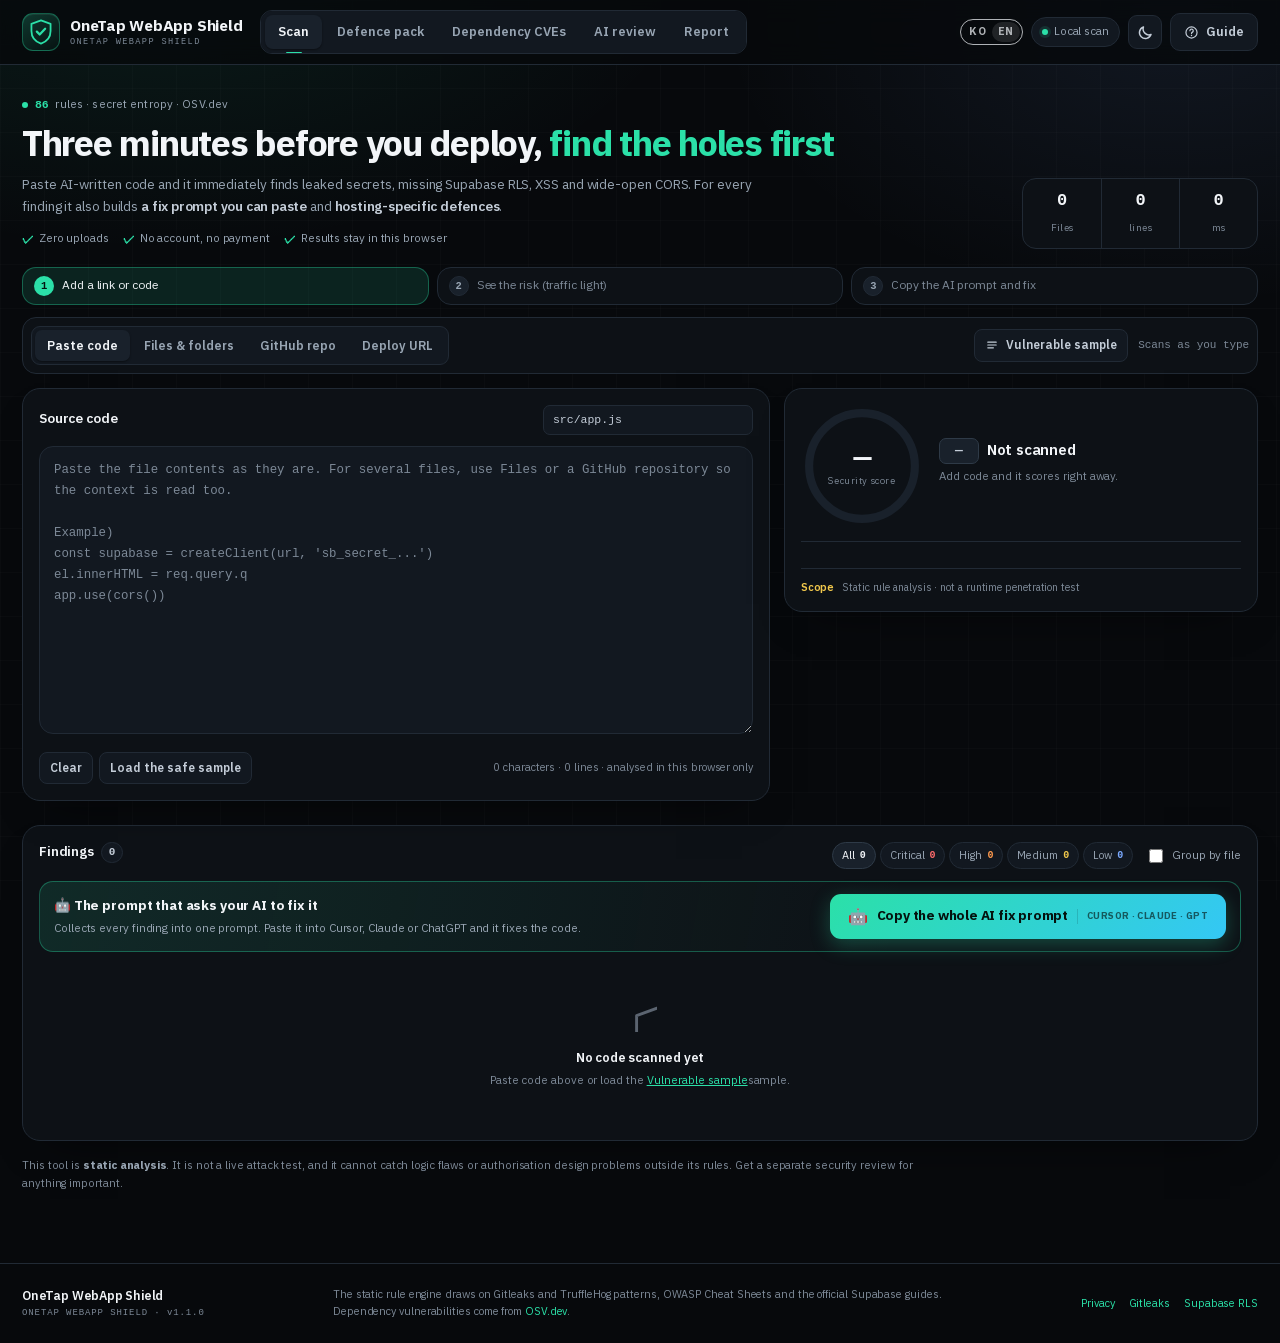
<file: index.html>
<!DOCTYPE html>
<html lang="ko" data-theme="dark">
<head>
<meta charset="utf-8" />
<meta name="viewport" content="width=device-width, initial-scale=1, viewport-fit=cover" />
<title>원탭 웹앱 실드 — 바이브 코딩 웹앱 보안 검사·자동 방어</title>
<meta name="description" content="AI로 만든 웹앱의 시크릿 유출·Supabase RLS 누락·XSS·CORS·eval을 86개 규칙으로 3초에 검사하고, 호스팅별 보안 헤더·CSP·GitHub Actions·AI 코딩 규칙까지 원클릭으로 생성합니다. 의존성 CVE는 OSV.dev 실제 조회." />
<meta name="theme-color" content="#07090C" />
<meta name="color-scheme" content="dark light" />
<meta name="robots" content="index, follow" />
<link rel="canonical" href="https://marcj81.github.io/onetap-webapp-shield/" />
<meta property="og:type" content="website" />
<meta property="og:site_name" content="원탭 웹앱 실드" />
<meta property="og:title" content="원탭 웹앱 실드 — 웹앱 보안 검사·자동 방어" />
<meta property="og:description" content="시크릿 유출·RLS 누락·XSS·CORS를 3초에 잡고, 보안 헤더·CSP·CI·AI 규칙을 원클릭 생성. 의존성 CVE는 OSV.dev 실조회." />
<meta property="og:url" content="https://marcj81.github.io/onetap-webapp-shield/" />
<meta property="og:locale" content="ko_KR" />
<meta name="twitter:card" content="summary" />
<link rel="icon" href="favicon.svg" type="image/svg+xml" />
<link rel="manifest" href="manifest.json" />
<link rel="stylesheet" href="styles.css" />
</head>
<body>
<a class="skip-link" href="#main">본문으로 바로가기</a>

<header class="topbar">
  <div class="topbar-inner">
    <a class="brand" href="#" data-action="go-scan" aria-label="원탭 웹앱 실드 홈">
      <span class="brand-mark" aria-hidden="true">
        <svg viewBox="0 0 32 32" width="30" height="30">
          <path d="M16 3.6l10.2 3.7v7.6c0 6.4-4.2 11.3-10.2 13.5C9.9 26.2 5.8 21.3 5.8 14.9V7.3z"
                fill="none" stroke="currentColor" stroke-width="1.9" stroke-linejoin="round"/>
          <path d="M11.6 15.6l3 3 5.8-6.1" fill="none" stroke="currentColor" stroke-width="2.4" stroke-linecap="round" stroke-linejoin="round"/>
        </svg>
      </span>
      <span class="brand-text">
        <strong>원탭 웹앱 실드</strong>
        <small>ONETAP WEBAPP SHIELD</small>
      </span>
    </a>

    <nav class="tabs" role="tablist" aria-label="주요 화면">
      <button class="tab is-active" role="tab" aria-selected="true" data-tab="scan" id="tab-scan">
        스캔<span class="tab-count" id="tabScanCount" hidden>0</span>
      </button>
      <button class="tab" role="tab" aria-selected="false" data-tab="defense" id="tab-defense">방어팩</button>
      <button class="tab" role="tab" aria-selected="false" data-tab="deps" id="tab-deps">의존성 CVE</button>
      <button class="tab" role="tab" aria-selected="false" data-tab="ai" id="tab-ai">AI 리뷰</button>
      <button class="tab" role="tab" aria-selected="false" data-tab="report" id="tab-report">리포트</button>
    </nav>

    <div class="top-actions">
      <span class="local-pill" id="localPill" title="붙여넣은 코드는 서버로 전송되지 않습니다. GitHub·URL·CVE·AI 조회는 해당 서비스로 직접 요청합니다.">
        <i aria-hidden="true"></i><span class="pill-text">로컬 스캔</span>
      </span>
      <button type="button" class="icon-btn" data-action="toggle-theme" aria-label="테마 전환" title="다크/라이트">
        <svg class="ico-sun" viewBox="0 0 20 20" width="17" height="17" aria-hidden="true"><circle cx="10" cy="10" r="4" fill="none" stroke="currentColor" stroke-width="1.7"/><path d="M10 1.6v2M10 16.4v2M1.6 10h2M16.4 10h2M4.1 4.1l1.4 1.4M14.5 14.5l1.4 1.4M15.9 4.1l-1.4 1.4M5.5 14.5l-1.4 1.4" stroke="currentColor" stroke-width="1.6" stroke-linecap="round"/></svg>
        <svg class="ico-moon" viewBox="0 0 20 20" width="17" height="17" aria-hidden="true"><path d="M16.5 12.4A7 7 0 0 1 7.6 3.5a7 7 0 1 0 8.9 8.9z" fill="none" stroke="currentColor" stroke-width="1.7" stroke-linejoin="round"/></svg>
      </button>
      <button type="button" class="btn btn-ghost" data-action="open-help">
        <svg viewBox="0 0 20 20" width="15" height="15" aria-hidden="true"><circle cx="10" cy="10" r="7.4" fill="none" stroke="currentColor" stroke-width="1.6"/><path d="M7.9 7.6a2.2 2.2 0 1 1 3.4 1.9c-.8.5-1.3 1-1.3 1.9" fill="none" stroke="currentColor" stroke-width="1.6" stroke-linecap="round"/><circle cx="10" cy="14.1" r=".95" fill="currentColor"/></svg>
        <span class="btn-label">사용법</span>
      </button>
    </div>
  </div>
</header>

<main id="main" tabindex="-1">

  <!-- ═══════════════ 스캔 ═══════════════ -->
  <section class="view is-active" id="view-scan" role="tabpanel" aria-labelledby="tab-scan">
    <div class="view-head">
      <div class="view-title">
        <span class="eyebrow"><i class="live-dot"></i><b id="ruleCount">86</b>개 규칙 · 시크릿 엔트로피 · OSV.dev</span>
        <h1>배포 3분 전, <em>구멍을 먼저 봅니다</em></h1>
        <p class="sub">AI가 만들어 준 코드의 시크릿 유출, Supabase RLS 누락, XSS, CORS 전체 허용을 붙여넣는 즉시 찾아냅니다. 찾은 것마다 <b>복붙용 수정 프롬프트</b>와 <b>호스팅별 방어 설정</b>까지 만들어 줍니다.</p>
        <div class="trust">
          <span><b>✓</b> 붙여넣은 코드 전송 0</span>
          <span><b>✓</b> 계정·결제 없음</span>
          <span><b>✓</b> 결과는 이 브라우저에만</span>
        </div>
      </div>
      <div class="head-stats" id="headStats">
        <div><b id="statFiles">0</b><span>파일</span></div>
        <div><b id="statLines">0</b><span>줄</span></div>
        <div><b id="statMs">0</b><span>ms</span></div>
      </div>
    </div>

    <ol class="steps" id="flowSteps" aria-label="사용 순서">
      <li class="step is-now" data-step="1"><b>1</b><span>링크·코드 넣기</span></li>
      <li class="step" data-step="2"><b>2</b><span>위험 확인 (신호등)</span></li>
      <li class="step" data-step="3"><b>3</b><span>AI 프롬프트 복사해서 고치기</span></li>
    </ol>

    <div class="source-bar">
      <div class="seg mode-seg" id="modeSeg" role="group" aria-label="검사 소스">
        <button type="button" class="seg-btn is-on" data-mode="code" aria-pressed="true">코드 붙여넣기</button>
        <button type="button" class="seg-btn" data-mode="files" aria-pressed="false">파일·폴더</button>
        <button type="button" class="seg-btn" data-mode="github" aria-pressed="false">GitHub 저장소</button>
        <button type="button" class="seg-btn" data-mode="url" aria-pressed="false">배포 URL</button>
      </div>
      <div class="source-right">
        <div class="preset-wrap">
          <button type="button" class="btn btn-ghost btn-sm" data-action="toggle-presets" aria-expanded="false" aria-haspopup="true">
            <svg viewBox="0 0 20 20" width="14" height="14" aria-hidden="true"><path d="M4 6h12M4 10h12M4 14h8" stroke="currentColor" stroke-width="1.7" stroke-linecap="round"/></svg>
            취약 예시
          </button>
          <div class="preset-menu" id="presetMenu" hidden role="menu">
            <p class="preset-head">데모 코드 3종</p>
            <div id="presetList"></div>
          </div>
        </div>
        <span class="auto-note" id="autoNote">입력하면 자동 검사</span>
      </div>
    </div>

    <div class="scan-layout">
      <div class="col-input">
        <!-- 코드 -->
        <div class="panel mode-panel is-on" id="mode-code">
          <div class="panel-head">
            <h2>소스 코드</h2>
            <div class="path-wrap">
              <label class="sr-only" for="codePath">파일 경로</label>
              <input id="codePath" class="path-input" type="text" value="src/app.js" spellcheck="false" autocomplete="off" />
            </div>
          </div>
          <textarea id="codeText" class="code-input" spellcheck="false" aria-label="검사할 코드"
            placeholder="파일 내용을 그대로 붙여넣으세요. 여러 파일은 '파일·폴더' 또는 GitHub 저장소로 넣으면 문맥까지 함께 봅니다.&#10;&#10;예)&#10;const supabase = createClient(url, 'sb_secret_...')&#10;el.innerHTML = req.query.q&#10;app.use(cors())"></textarea>
          <div class="input-foot">
            <div class="undo-group">
              <button type="button" class="btn btn-ghost btn-sm" data-action="clear-code">지우기</button>
              <button type="button" class="btn btn-ghost btn-sm" data-action="sample-code">안전 예시 넣기</button>
            </div>
            <span class="input-note" id="codeMeta">0자 · 이 브라우저에서만 분석</span>
          </div>
        </div>

        <!-- 파일 -->
        <div class="panel mode-panel" id="mode-files" hidden>
          <div class="panel-head"><h2>파일 · 폴더 업로드</h2><span class="muted">최대 40개 · 텍스트 파일</span></div>
          <div class="dropzone" id="dropZone" tabindex="0" role="button" aria-label="파일 선택 또는 끌어다 놓기">
            <svg viewBox="0 0 24 24" width="26" height="26" aria-hidden="true"><path d="M12 16V4m0 0L7.5 8.5M12 4l4.5 4.5M4 15v3.5A1.5 1.5 0 0 0 5.5 20h13a1.5 1.5 0 0 0 1.5-1.5V15" fill="none" stroke="currentColor" stroke-width="1.7" stroke-linecap="round" stroke-linejoin="round"/></svg>
            <strong>파일을 끌어다 놓거나 눌러서 선택</strong>
            <span>package.json · .env · *.sql · *.tsx · firestore.rules …</span>
            <input type="file" id="fileInput" multiple hidden />
          </div>
          <div class="file-list" id="fileList"></div>
          <p class="micro" id="fileNote">파일은 브라우저 안에서만 읽습니다. 업로드된 파일은 어디로도 전송되지 않습니다.</p>
        </div>

        <!-- GitHub -->
        <div class="panel mode-panel" id="mode-github" hidden>
          <div class="panel-head"><h2>GitHub 공개 저장소</h2><span class="muted">API + raw 읽기</span></div>
          <div class="gh-form">
            <label class="field">
              <span>저장소 주소</span>
              <input id="ghUrl" type="url" placeholder="https://github.com/owner/repo" spellcheck="false" autocomplete="off" />
            </label>
            <details class="gh-token">
              <summary>비공개·한도 초과 시 토큰 (선택)</summary>
              <label class="field">
                <span>Fine-grained 토큰 · repo read 권한만</span>
                <input id="ghToken" type="password" placeholder="github_pat_..." spellcheck="false" autocomplete="off" />
              </label>
              <p class="micro">토큰은 이 탭의 sessionStorage에만 두고, GitHub API 호출에만 씁니다. 공개 저장소는 토큰 없이도 됩니다(시간당 60회).</p>
            </details>
            <button type="button" class="btn btn-primary btn-block" id="btnGhScan">저장소 스캔</button>
            <p class="micro" id="ghStatus">공개 저장소의 주요 파일 최대 45개를 읽어 로컬과 같은 규칙으로 검사합니다.</p>
          </div>
        </div>

        <!-- URL -->
        <div class="panel mode-panel" id="mode-url" hidden>
          <div class="panel-head"><h2>배포 URL 실측</h2><span class="muted">헤더 · 노출 파일 · 키</span></div>
          <div class="gh-form">
            <label class="field">
              <span>배포 주소</span>
              <input id="urlInput" type="url" placeholder="https://my-app.pages.dev" spellcheck="false" autocomplete="off" />
            </label>
            <button type="button" class="btn btn-primary btn-block" id="btnUrlScan">실측 점검</button>
            <p class="micro" id="urlStatus">무료 실측 서버(Cloudflare Worker)가 <b>실제 응답 헤더</b>·노출 파일·스크립트를 확인합니다. 입력한 주소는 그 서버를 거쳐 해당 사이트에 요청됩니다. 로컬 주소는 브라우저가 직접 확인합니다.</p>
            <div class="url-result" id="urlResult" hidden></div>
          </div>
        </div>

        <div class="file-chips" id="fileChips" hidden></div>
      </div>

      <aside class="col-score">
        <div class="panel score-panel">
          <div class="score-main">
            <div class="gauge" id="scoreGauge" style="--p:100;--tone:#2BE0A8">
              <svg viewBox="0 0 120 120" aria-hidden="true">
                <circle class="g-track" cx="60" cy="60" r="52" />
                <circle class="g-bar" cx="60" cy="60" r="52" id="gaugeBar" />
              </svg>
              <div class="gauge-inner">
                <b id="scoreNum">—</b>
                <span>보안 점수</span>
              </div>
            </div>
            <div class="score-text">
              <div class="score-top">
                <span class="badge grade" id="scoreGrade">—</span>
                <strong id="scoreLabel">검사 대기</strong>
              </div>
              <p class="score-sub" id="scoreSub">코드를 넣으면 즉시 채점합니다.</p>
              <div class="sev-chips" id="sevChips"></div>
            </div>
          </div>
          <div class="cat-bars" id="catBars"></div>
          <div class="scope-note" id="scanScope">
            <b>검사 범위</b> 정적 규칙 분석 · 런타임 침투 테스트 아님
          </div>
          <button type="button" class="btn-vibe btn-vibe-sm" id="btnVibePromptMini" hidden>
            <span class="vibe-ico" aria-hidden="true">🤖</span>
            <span class="vibe-label">AI 프롬프트 복사</span>
          </button>
        </div>

        <div class="panel stack-panel" id="stackPanel" hidden>
          <div class="panel-mini-head"><h2>인식된 스택</h2><span class="muted">방어팩 기본값에 반영</span></div>
          <div class="stack-chips" id="stackChips"></div>
        </div>
      </aside>
    </div>

    <section class="panel findings-panel">
      <div class="panel-head findings-head">
        <h2>발견 항목 <span class="count-pill" id="findingCount">0</span></h2>
        <div class="finding-tools">
          <div class="filter-chips" id="findingFilters" role="group" aria-label="심각도 필터"></div>
          <label class="check-inline"><input type="checkbox" id="optGroup" /> 파일별 묶기</label>
        </div>
      </div>
      <div class="vibe-bar" id="vibeBar" hidden>
        <div class="vibe-text">
          <strong>🤖 AI에게 고쳐달라고 할 프롬프트</strong>
          <span id="vibeHint">발견 항목을 모아 한 번에 복사합니다. Cursor·Claude·ChatGPT에 붙여넣으면 코드를 고쳐줍니다.</span>
        </div>
        <button type="button" class="btn btn-vibe" id="btnVibePrompt">
          <span class="vibe-ico" aria-hidden="true">🤖</span>
          <span class="vibe-label">AI에게 고쳐달라고 할 프롬프트 통째로 복사</span>
          <span class="vibe-sub">Cursor · Claude · GPT</span>
        </button>
      </div>
      <div class="findings" id="findingsList"></div>
      <div class="empty" id="findingsEmpty">
        <div class="empty-mark" aria-hidden="true">
          <svg viewBox="0 0 40 40" width="34" height="34"><path d="M20 6l12 4.4v8.9c0 7.5-4.9 13.3-12 15.8-7.1-2.5-12-8.3-12-15.8v-8.9z" fill="none" stroke="currentColor" stroke-width="1.8" stroke-linejoin="round"/><path d="M14.5 20l3.8 3.8 7.2-7.6" fill="none" stroke="currentColor" stroke-width="2.2" stroke-linecap="round" stroke-linejoin="round"/></svg>
        </div>
        <strong>아직 검사한 코드가 없습니다</strong>
        <p>위에 코드를 붙여넣거나 <button type="button" class="linklike" data-action="open-presets">취약 예시</button>를 불러오세요.</p>
      </div>
    </section>

    <div class="view-foot">
      <p>이 도구는 <b>정적 분석</b>입니다. 실제 공격 검증(침투 테스트)이 아니며, 규칙에 없는 로직 취약점·권한 설계 문제는 잡지 못합니다. 중요한 서비스는 별도 보안 리뷰를 받으세요.</p>
    </div>
  </section>

  <!-- ═══════════════ 방어팩 ═══════════════ -->
  <section class="view" id="view-defense" role="tabpanel" aria-labelledby="tab-defense" hidden>
    <div class="view-head">
      <div class="view-title">
        <span class="eyebrow"><i class="live-dot"></i>진단에서 끝내지 않습니다</span>
        <h1>찾은 구멍, <em>설정으로 막습니다</em></h1>
        <p class="sub">호스팅에 맞는 보안 헤더 파일을 만들고, 쓰는 서비스만 골라 정확한 CSP를 조립합니다. 가드레일 키트(.gitignore · Gitleaks · CI · AI 규칙)는 ZIP으로 한 번에 받으세요.</p>
      </div>
    </div>

    <div class="defense-grid">
      <div class="panel">
        <div class="panel-head"><h2>보안 헤더 파일</h2><span class="muted" id="hostingNote"></span></div>
        <div class="seg hosting-seg" id="hostingTabs" role="group" aria-label="호스팅 선택"></div>
        <div class="code-card">
          <div class="code-card-head">
            <code id="headerPath">public/_headers</code>
            <div class="code-actions">
              <button type="button" class="btn btn-ghost btn-xs" data-action="copy-headers">복사</button>
              <button type="button" class="btn btn-ghost btn-xs" data-action="download-headers">.txt 저장</button>
            </div>
          </div>
          <pre class="code-block" id="headerCode" tabindex="0"></pre>
        </div>
      </div>

      <div class="panel">
        <div class="panel-head"><h2>CSP 빌더</h2><span class="muted">쓰는 서비스만 체크</span></div>
        <div class="csp-services" id="cspServices"></div>
        <div class="csp-opts">
          <label class="check-inline"><input type="checkbox" id="optInlineStyle" checked /> style 'unsafe-inline' 허용 <span class="muted">(대부분 필요)</span></label>
          <label class="check-inline"><input type="checkbox" id="optUpgrade" checked /> upgrade-insecure-requests</label>
        </div>
        <div class="code-card csp-card">
          <div class="code-card-head">
            <code>Content-Security-Policy</code>
            <div class="code-actions">
              <button type="button" class="btn btn-ghost btn-xs" data-action="copy-csp">복사</button>
            </div>
          </div>
          <pre class="code-block csp-block" id="cspPreview" tabindex="0"></pre>
        </div>
        <p class="micro">CSP는 <b>막히는 것을 허용</b>하는 목록입니다. 여기 없는 서비스를 추가하면 그 기능이 콘솔 에러와 함께 차단됩니다. 배포 후 콘솔의 CSP 경고를 보고 서비스를 추가하세요.</p>
      </div>
    </div>

    <div class="panel terminal-panel">
      <div class="panel-head">
        <h2>배포 후 1초 확인 (터미널)</h2>
        <button type="button" class="btn btn-ghost btn-xs" data-action="copy-terminal">명령 복사</button>
      </div>
      <pre class="code-block terminal-block" id="terminalCommands" tabindex="0"></pre>
    </div>

    <div class="kit-head">
      <h2>개발자 가드레일 키트</h2>
      <div class="kit-head-right">
        <span class="muted" id="kitCount">7개 파일</span>
        <button type="button" class="btn btn-primary btn-sm" data-action="download-zip">
          <svg viewBox="0 0 20 20" width="14" height="14" aria-hidden="true"><path d="M10 3v9m0 0l-3.4-3.4M10 12l3.4-3.4M4 16h12" fill="none" stroke="currentColor" stroke-width="1.8" stroke-linecap="round" stroke-linejoin="round"/></svg>
          키트 전체 ZIP
        </button>
      </div>
    </div>
    <div class="kit-grid" id="kitGrid"></div>
  </section>

  <!-- ═══════════════ 의존성 CVE ═══════════════ -->
  <section class="view" id="view-deps" role="tabpanel" aria-labelledby="tab-deps" hidden>
    <div class="view-head">
      <div class="view-title">
        <span class="eyebrow"><i class="live-dot"></i>OSV.dev 공식 API · 키 불필요</span>
        <h1>내 package.json, <em>실제 CVE로</em></h1>
        <p class="sub">설치된 버전 그대로 OSV.dev에 질의합니다. GHSA/CVE, 심각도, 수정 버전까지. 네트워크가 없으면 내장 참고 DB로 점검하되 <b>실시간이 아님</b>을 숨기지 않습니다.</p>
      </div>
    </div>

    <div class="deps-grid">
      <div class="panel">
        <div class="panel-head">
          <h2>package.json</h2>
          <div class="undo-group">
            <button type="button" class="btn btn-ghost btn-xs" data-action="load-pkg-sample">예시</button>
            <button type="button" class="btn btn-ghost btn-xs" data-action="clear-pkg">지우기</button>
          </div>
        </div>
        <textarea id="pkgText" class="code-input pkg-input" spellcheck="false" aria-label="package.json 내용"
          placeholder='{&#10;  "dependencies": {&#10;    "next": "14.1.0",&#10;    "lodash": "4.17.20"&#10;  }&#10;}'></textarea>
        <div class="input-foot">
          <button type="button" class="btn btn-primary" id="btnOsv">
            <svg viewBox="0 0 20 20" width="14" height="14" aria-hidden="true"><circle cx="9" cy="9" r="5.4" fill="none" stroke="currentColor" stroke-width="1.8"/><path d="M13 13l3.6 3.6" stroke="currentColor" stroke-width="1.8" stroke-linecap="round"/></svg>
            OSV.dev로 실제 조회
          </button>
          <span class="input-note" id="osvStatus">아직 조회하지 않았습니다.</span>
        </div>
      </div>

      <div class="panel cve-panel">
        <div class="panel-head"><h2>취약점</h2><span class="muted" id="osvSource"></span></div>
        <div class="cve-summary" id="osvSummary"></div>
        <div class="cve-list" id="osvList"></div>
        <div class="empty small" id="osvEmpty">
          <strong>조회 결과가 여기에 나옵니다</strong>
          <p>왼쪽에 package.json을 넣고 조회하세요.</p>
        </div>
      </div>
    </div>
  </section>

  <!-- ═══════════════ AI 리뷰 ═══════════════ -->
  <section class="view" id="view-ai" role="tabpanel" aria-labelledby="tab-ai" hidden>
    <div class="view-head">
      <div class="view-title">
        <span class="eyebrow"><i class="live-dot"></i>규칙이 놓친 맥락까지</span>
        <h1>발견 항목을, <em>AI가 고치는 순서로</em></h1>
        <p class="sub">스캔 요약과 문제 코드를 무료 AI에 보내 우선순위·패치 방향을 받습니다. 코드가 AI 서버로 전송되므로 <b>동의한 경우에만</b> 실행합니다. 내 API 키를 연결하면 더 깊게 봅니다.</p>
      </div>
    </div>

    <div class="ai-grid">
      <div class="panel">
        <div class="panel-head"><h2>리뷰 요청</h2><span class="muted" id="aiBudget">무료 체험 5회/일</span></div>
        <div class="ai-context" id="aiSummary"></div>
        <label class="check-inline ai-consent"><input type="checkbox" id="optAiCode" checked /> 문제 코드 일부(최대 6,000자)도 함께 전송</label>
        <label class="check-inline ai-consent"><input type="checkbox" id="optAiConsent" /> 코드가 무료 AI 서버로 전송되는 것에 동의합니다 <span class="muted">(키·토큰은 [REDACTED] 처리)</span></label>
        <button type="button" class="btn btn-primary btn-block" id="btnAiReview" disabled>무료 AI로 심층 리뷰</button>
        <p class="micro" id="aiStatus">동의에 체크하면 버튼이 켜집니다. 무료 체험은 하루 5회, 응답은 최대 700토큰. 전송 전에 키·토큰은 [REDACTED]로 가립니다.</p>

        <div class="byok">
          <div class="byok-head">
            <strong>내 AI 키 연결 (선택)</strong>
            <span class="micro">키는 이 브라우저에만</span>
          </div>
          <div class="seg provider-seg" id="byokProvider" role="group" aria-label="AI 제공자">
            <button type="button" class="seg-btn is-on" data-provider="gemini" aria-pressed="true">Gemini</button>
            <button type="button" class="seg-btn" data-provider="openai" aria-pressed="false">OpenAI</button>
            <button type="button" class="seg-btn" data-provider="anthropic" aria-pressed="false">Claude</button>
          </div>
          <label class="field">
            <span>API 키</span>
            <input id="byokKey" type="password" placeholder="AIza... / sk-... / sk-ant-..." spellcheck="false" autocomplete="off" />
          </label>
          <label class="field">
            <span>모델</span>
            <input id="byokModel" type="text" value="gemini-2.5-flash" spellcheck="false" autocomplete="off" />
          </label>
          <div class="byok-actions">
            <button type="button" class="btn btn-ghost btn-sm" id="btnByokSave">저장</button>
            <button type="button" class="btn btn-ghost btn-sm" id="btnByokClear">삭제</button>
          </div>
          <p class="micro" id="byokStatus">연결하지 않아도 무료 체험으로 리뷰할 수 있습니다.</p>
        </div>
      </div>

      <div class="panel ai-out-panel">
        <div class="panel-head">
          <h2>AI 리뷰</h2>
          <div class="code-actions">
            <span class="provider-pill" id="aiProviderPill" hidden></span>
            <button type="button" class="btn btn-ghost btn-xs" data-action="copy-ai">복사</button>
          </div>
        </div>
        <div class="ai-output" id="aiOutput">
          <div class="empty small">
            <strong>아직 리뷰가 없습니다</strong>
            <p>스캔 후 왼쪽에서 리뷰를 요청하세요.</p>
          </div>
        </div>
      </div>
    </div>
  </section>

  <!-- ═══════════════ 리포트 ═══════════════ -->
  <section class="view" id="view-report" role="tabpanel" aria-labelledby="tab-report" hidden>
    <div class="view-head">
      <div class="view-title">
        <span class="eyebrow"><i class="live-dot"></i>클라이언트·팀에 그대로</span>
        <h1>점수와 근거를, <em>한 장으로</em></h1>
        <p class="sub">100점 만점 점수·등급·항목별 근거를 Markdown/JSON으로 내보냅니다. 배지 SVG도 함께. 리포트에는 "정적 분석"이라는 범위와 미확인 항목이 항상 적힙니다.</p>
      </div>
    </div>

    <div class="report-grid">
      <div class="panel report-main">
        <div class="panel-head">
          <h2>리포트 미리보기</h2>
          <div class="code-actions">
            <button type="button" class="btn btn-ghost btn-xs" data-action="copy-report">Markdown 복사</button>
            <button type="button" class="btn btn-ghost btn-xs" data-action="download-md">.md</button>
            <button type="button" class="btn btn-ghost btn-xs" data-action="download-json">.json</button>
            <button type="button" class="btn btn-ghost btn-xs" data-action="print">인쇄</button>
          </div>
        </div>
        <pre class="report-preview" id="reportPreview" tabindex="0">아직 스캔 결과가 없습니다.</pre>
      </div>

      <aside class="report-side">
        <div class="panel badge-panel">
          <div class="panel-mini-head"><h2>신뢰 배지</h2><span class="muted">README에 붙이기</span></div>
          <div class="badge-preview" id="badgePreview"></div>
          <div class="badge-actions">
            <button type="button" class="btn btn-ghost btn-sm" data-action="copy-badge">HTML 복사</button>
            <button type="button" class="btn btn-ghost btn-sm" data-action="download-badge">SVG 저장</button>
          </div>
          <p class="micro">배지는 정적 파일입니다. 저장소에 넣고 상대 경로로 불러오세요. 점수를 서버에서 자동 갱신하지는 않습니다.</p>
        </div>
        <div class="panel report-facts" id="reportFacts"></div>
      </aside>
    </div>
  </section>
</main>

<footer class="site-foot">
  <div class="foot-inner">
    <div class="foot-brand">
      <strong>원탭 웹앱 실드</strong>
      <span>ONETAP WEBAPP SHIELD · v1.1.0</span>
    </div>
    <p>정적 규칙 엔진은 Gitleaks·TruffleHog 패턴과 OWASP Cheat Sheet·Supabase 공식 가이드를 참고했습니다. 의존성 취약점은 <a href="https://osv.dev" target="_blank" rel="noopener noreferrer">OSV.dev</a>가 출처입니다.</p>
    <div class="foot-links">
      <a href="privacy.html">개인정보 처리</a>
      <a href="https://github.com/gitleaks/gitleaks" target="_blank" rel="noopener noreferrer">Gitleaks</a>
      <a href="https://supabase.com/docs/guides/database/postgres/row-level-security" target="_blank" rel="noopener noreferrer">Supabase RLS</a>
    </div>
  </div>
</footer>

<div class="toast" id="toast" role="status" aria-live="polite"></div>

<dialog class="help-dialog" id="helpDialog" aria-labelledby="helpTitle">
  <div class="help-head">
    <h2 id="helpTitle">3분 사용법</h2>
    <button type="button" class="icon-btn" data-action="close-help" aria-label="닫기">
      <svg viewBox="0 0 20 20" width="16" height="16" aria-hidden="true"><path d="M5 5l10 10M15 5L5 15" stroke="currentColor" stroke-width="1.8" stroke-linecap="round"/></svg>
    </button>
  </div>
  <div class="help-body">
    <ol class="help-steps">
      <li><b>스캔</b> — 코드를 붙여넣거나, 파일·GitHub 저장소·배포 URL을 넣습니다. 입력하는 즉시 86개 규칙으로 검사합니다.</li>
      <li><b>고치기</b> — 발견 항목마다 <b>수정 프롬프트 복사</b>를 눌러 Cursor·Claude·Lovable에 붙여넣으면 그 자리에서 고칩니다.</li>
      <li><b>막기</b> — 방어팩에서 호스팅에 맞는 헤더 파일과 CSP를 만들고, 가드레일 키트 ZIP을 저장소 루트에 풉니다.</li>
      <li><b>확인</b> — 의존성 CVE는 OSV.dev 실제 조회, 배포 URL은 헤더·노출 파일 실측. 읽지 못한 항목은 "미확인"으로 남깁니다.</li>
      <li><b>공유</b> — 리포트 탭에서 Markdown/JSON/배지 SVG를 내보냅니다.</li>
    </ol>
    <div class="help-note">
      <strong>알아둘 것</strong>
      <ul>
        <li>붙여넣은 코드는 서버로 가지 않습니다. GitHub·URL·OSV·AI 조회만 해당 서비스에 직접 요청합니다.</li>
        <li>정적 분석은 <b>규칙에 있는 것</b>만 잡습니다. 로직·권한 설계 취약점은 사람이 봐야 합니다.</li>
        <li>배포 URL은 무료 실측 서버(Cloudflare Worker)가 실제 응답 헤더·노출 파일·스크립트를 확인합니다. 로컬 주소는 브라우저가 직접 확인합니다.</li>
        <li>발견한 실제 키는 <b>먼저 폐기(revoke)</b>하세요. 코드에서 지우는 것만으로는 이미 늦습니다.</li>
      </ul>
    </div>
  </div>
</dialog>

<noscript>
  <div class="noscript">이 도구는 브라우저에서 실행됩니다. JavaScript를 켜 주세요. / This tool runs in your browser. Please enable JavaScript.</div>
</noscript>

<script src="rules.js"></script>
<script src="core.js"></script>
<script src="defense.js"></script>
<script src="osv.js"></script>
<script src="remote.js"></script>
<script src="data.js"></script>
<script src="engines/free-ai-client.js"></script>
<script src="app.js"></script>
<script src="i18n.js"></script>
</body>
</html>
</file>
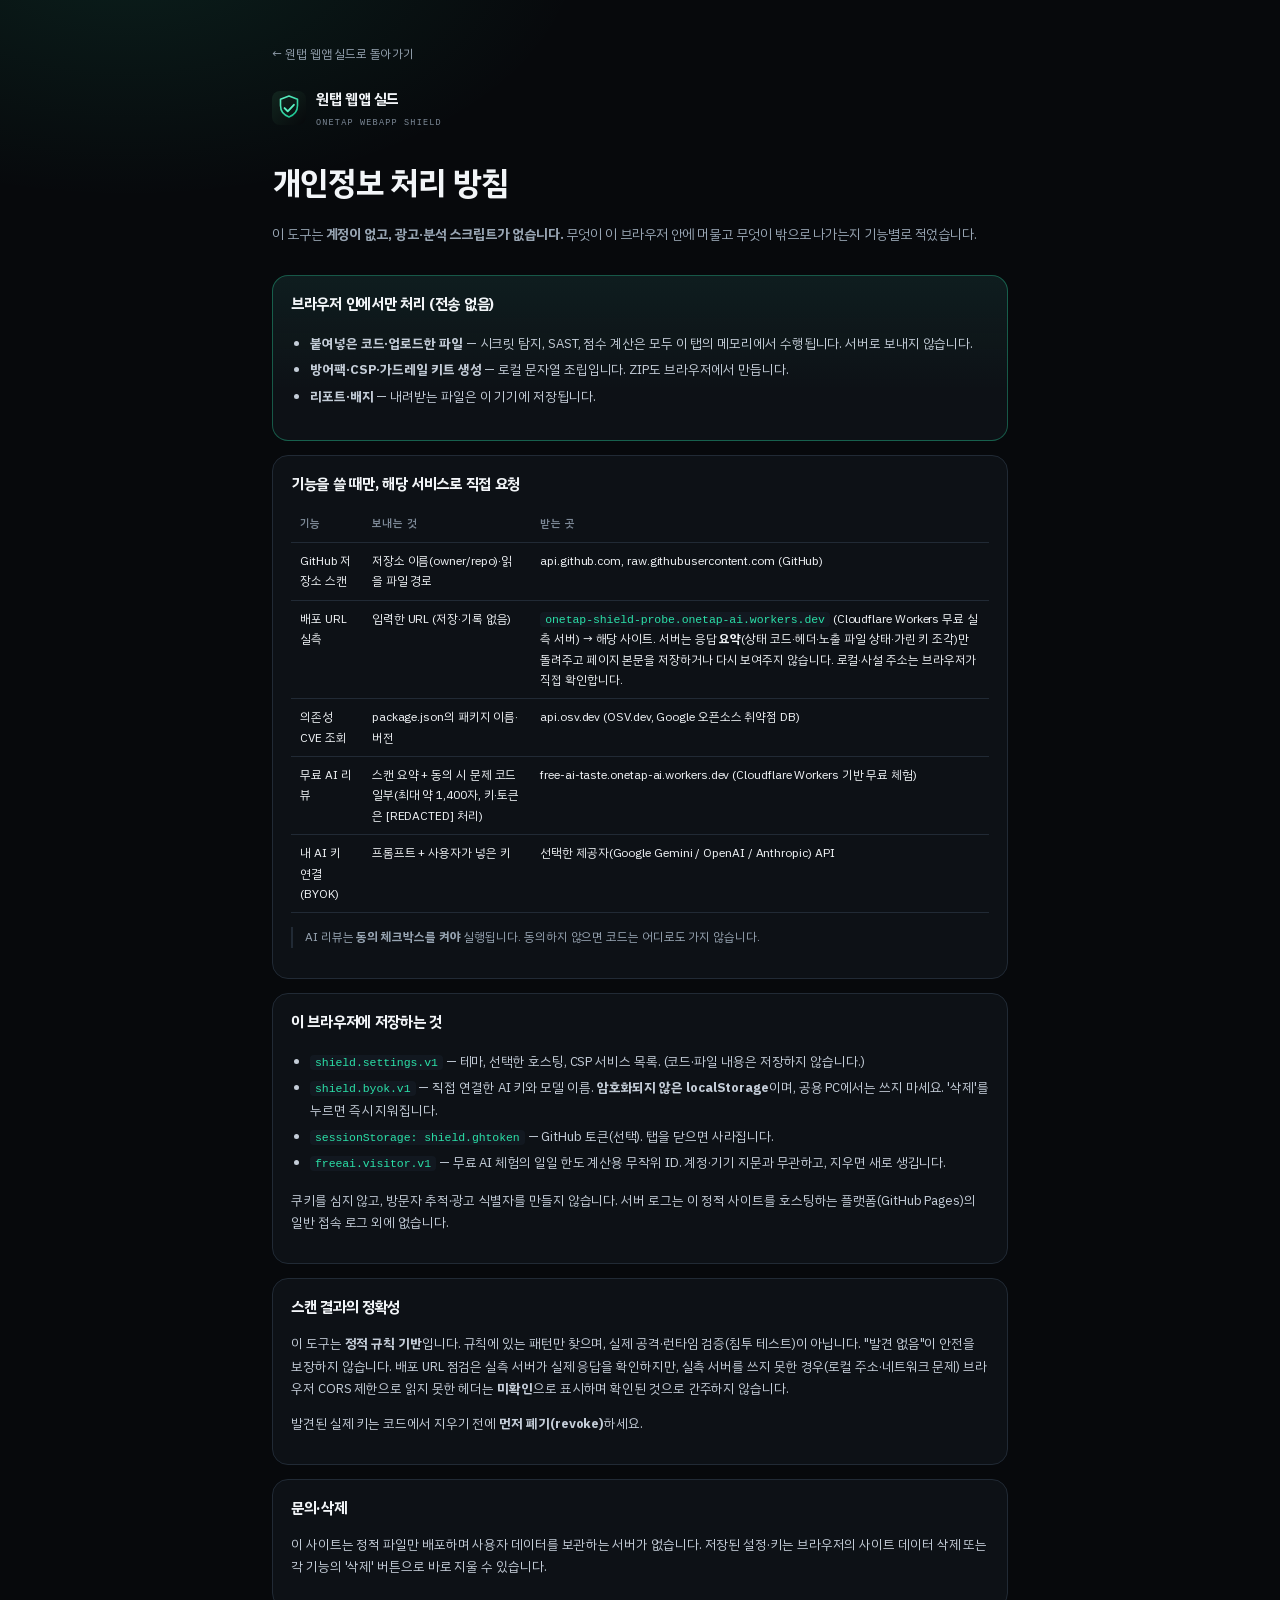
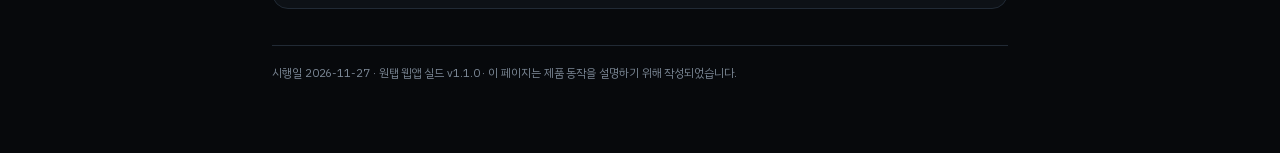
<file: privacy.html>
<!DOCTYPE html>
<html lang="ko" data-theme="dark">
<head>
<meta charset="utf-8" />
<meta name="viewport" content="width=device-width, initial-scale=1, viewport-fit=cover" />
<title>개인정보 처리 — 원탭 웹앱 실드</title>
<meta name="description" content="원탭 웹앱 실드가 무엇을 로컬에서 처리하고, 무엇을 어디로 보내는지 정확히 적었습니다." />
<meta name="robots" content="index, follow" />
<meta name="theme-color" content="#07090C" />
<link rel="icon" href="favicon.svg" type="image/svg+xml" />
<style>
  @font-face { font-family:'PlexKR'; src:url('assets/fonts/plexkr-Regular.woff2') format('woff2'); font-weight:400; font-display:swap; }
  @font-face { font-family:'PlexKR'; src:url('assets/fonts/plexkr-SemiBold.woff2') format('woff2'); font-weight:500 600; font-display:swap; }
  @font-face { font-family:'PlexKR'; src:url('assets/fonts/plexkr-Bold.woff2') format('woff2'); font-weight:700 900; font-display:swap; }
  :root {
    --bg:#07090C; --surface:#0D1116; --surface-2:#121820; --line:#212A35;
    --ink:#F2F5F8; --ink-2:#C4CDD8; --ink-3:#98A5B3; --ink-4:#7C8896;
    --brand:#2BE0A8; --brand-soft:rgba(43,224,168,.12);
    --font:'PlexKR',-apple-system,BlinkMacSystemFont,'Apple SD Gothic Neo','Malgun Gothic',sans-serif;
    --mono:ui-monospace,SFMono-Regular,Menlo,Consolas,monospace;
  }
  * { box-sizing:border-box; }
  body {
    margin:0; background:var(--bg); color:var(--ink); font-family:var(--font);
    line-height:1.7; letter-spacing:-.005em;
    background-image:radial-gradient(760px 420px at 10% -6%, rgba(43,224,168,.10), transparent 60%);
    background-attachment:fixed;
  }
  .wrap { max-width:780px; margin:0 auto; padding:40px 22px 70px; }
  .back { display:inline-flex; align-items:center; gap:7px; font-size:12px; color:var(--ink-3); text-decoration:none; margin-bottom:22px; }
  .back:hover { color:var(--ink); }
  .brand { display:flex; align-items:center; gap:10px; margin-bottom:26px; }
  .brand img { width:34px; height:34px; }
  .brand strong { font-size:14.5px; }
  .brand span { font-family:var(--mono); font-size:8.5px; letter-spacing:.14em; color:var(--ink-4); display:block; margin-top:2px; }
  h1 { font-size:clamp(24px,4vw,32px); letter-spacing:-.035em; margin:0 0 6px; }
  .lead { color:var(--ink-3); font-size:13.5px; margin-bottom:28px; }
  h2 { font-size:15px; margin:30px 0 8px; letter-spacing:-.02em; }
  p, li { font-size:13px; color:var(--ink-2); }
  ul { padding-left:19px; }
  li { margin:4px 0; }
  .card { background:var(--surface); border:1px solid var(--line); border-radius:16px; padding:16px 18px; margin:14px 0; }
  .card h2 { margin-top:0; }
  .local { border-color:rgba(43,224,168,.34); background:linear-gradient(180deg, rgba(43,224,168,.06), transparent 70%),var(--surface); }
  table { width:100%; border-collapse:collapse; margin:10px 0; font-size:12px; }
  th, td { text-align:left; padding:8px 9px; border-bottom:1px solid var(--line); vertical-align:top; }
  th { color:var(--ink-4); font-weight:600; font-size:11px; letter-spacing:.04em; }
  code { font-family:var(--mono); font-size:11.5px; background:var(--surface-2); padding:1px 5px; border-radius:4px; color:var(--brand); }
  .note { font-size:12px; color:var(--ink-3); border-left:2px solid var(--line); padding-left:12px; margin:14px 0; }
  a { color:var(--brand); }
  footer { margin-top:36px; padding-top:18px; border-top:1px solid var(--line); font-size:11.5px; color:var(--ink-4); }
</style>
</head>
<body>
<div class="wrap">
  <a class="back" href="./">← 원탭 웹앱 실드로 돌아가기</a>

  <div class="brand">
    <img src="favicon.svg" alt="" />
    <div>
      <strong>원탭 웹앱 실드</strong>
      <span>ONETAP WEBAPP SHIELD</span>
    </div>
  </div>

  <h1>개인정보 처리 방침</h1>
  <p class="lead">이 도구는 <b>계정이 없고, 광고·분석 스크립트가 없습니다.</b> 무엇이 이 브라우저 안에 머물고 무엇이 밖으로 나가는지 기능별로 적었습니다.</p>

  <div class="card local">
    <h2>브라우저 안에서만 처리 (전송 없음)</h2>
    <ul>
      <li><b>붙여넣은 코드·업로드한 파일</b> — 시크릿 탐지, SAST, 점수 계산은 모두 이 탭의 메모리에서 수행됩니다. 서버로 보내지 않습니다.</li>
      <li><b>방어팩·CSP·가드레일 키트 생성</b> — 로컬 문자열 조립입니다. ZIP도 브라우저에서 만듭니다.</li>
      <li><b>리포트·배지</b> — 내려받는 파일은 이 기기에 저장됩니다.</li>
    </ul>
  </div>

  <div class="card">
    <h2>기능을 쓸 때만, 해당 서비스로 직접 요청</h2>
    <table>
      <thead><tr><th>기능</th><th>보내는 것</th><th>받는 곳</th></tr></thead>
      <tbody>
        <tr><td>GitHub 저장소 스캔</td><td>저장소 이름(owner/repo)·읽을 파일 경로</td><td>api.github.com, raw.githubusercontent.com (GitHub)</td></tr>
        <tr><td>배포 URL 실측</td><td>입력한 URL (저장·기록 없음)</td><td><code>onetap-shield-probe.onetap-ai.workers.dev</code> (Cloudflare Workers 무료 실측 서버) → 해당 사이트. 서버는 응답 <b>요약</b>(상태 코드·헤더·노출 파일 상태·가린 키 조각)만 돌려주고 페이지 본문을 저장하거나 다시 보여주지 않습니다. 로컬·사설 주소는 브라우저가 직접 확인합니다.</td></tr>
        <tr><td>의존성 CVE 조회</td><td>package.json의 패키지 이름·버전</td><td>api.osv.dev (OSV.dev, Google 오픈소스 취약점 DB)</td></tr>
        <tr><td>무료 AI 리뷰</td><td>스캔 요약 + 동의 시 문제 코드 일부(최대 약 1,400자, 키·토큰은 [REDACTED] 처리)</td><td>free-ai-taste.onetap-ai.workers.dev (Cloudflare Workers 기반 무료 체험)</td></tr>
        <tr><td>내 AI 키 연결(BYOK)</td><td>프롬프트 + 사용자가 넣은 키</td><td>선택한 제공자(Google Gemini / OpenAI / Anthropic) API</td></tr>
      </tbody>
    </table>
    <p class="note">AI 리뷰는 <b>동의 체크박스를 켜야</b> 실행됩니다. 동의하지 않으면 코드는 어디로도 가지 않습니다.</p>
  </div>

  <div class="card">
    <h2>이 브라우저에 저장하는 것</h2>
    <ul>
      <li><code>shield.settings.v1</code> — 테마, 선택한 호스팅, CSP 서비스 목록. (코드·파일 내용은 저장하지 않습니다.)</li>
      <li><code>shield.byok.v1</code> — 직접 연결한 AI 키와 모델 이름. <b>암호화되지 않은 localStorage</b>이며, 공용 PC에서는 쓰지 마세요. '삭제'를 누르면 즉시 지워집니다.</li>
      <li><code>sessionStorage: shield.ghtoken</code> — GitHub 토큰(선택). 탭을 닫으면 사라집니다.</li>
      <li><code>freeai.visitor.v1</code> — 무료 AI 체험의 일일 한도 계산용 무작위 ID. 계정·기기 지문과 무관하고, 지우면 새로 생깁니다.</li>
    </ul>
    <p>쿠키를 심지 않고, 방문자 추적·광고 식별자를 만들지 않습니다. 서버 로그는 이 정적 사이트를 호스팅하는 플랫폼(GitHub Pages)의 일반 접속 로그 외에 없습니다.</p>
  </div>

  <div class="card">
    <h2>스캔 결과의 정확성</h2>
    <p>이 도구는 <b>정적 규칙 기반</b>입니다. 규칙에 있는 패턴만 찾으며, 실제 공격·런타임 검증(침투 테스트)이 아닙니다. "발견 없음"이 안전을 보장하지 않습니다. 배포 URL 점검은 실측 서버가 실제 응답을 확인하지만, 실측 서버를 쓰지 못한 경우(로컬 주소·네트워크 문제) 브라우저 CORS 제한으로 읽지 못한 헤더는 <b>미확인</b>으로 표시하며 확인된 것으로 간주하지 않습니다.</p>
    <p>발견된 실제 키는 코드에서 지우기 전에 <b>먼저 폐기(revoke)</b>하세요.</p>
  </div>

  <div class="card">
    <h2>문의·삭제</h2>
    <p>이 사이트는 정적 파일만 배포하며 사용자 데이터를 보관하는 서버가 없습니다. 저장된 설정·키는 브라우저의 사이트 데이터 삭제 또는 각 기능의 '삭제' 버튼으로 바로 지울 수 있습니다.</p>
  </div>

  <footer>시행일 2026-11-27 · 원탭 웹앱 실드 v1.1.0 · 이 페이지는 제품 동작을 설명하기 위해 작성되었습니다.</footer>
</div>
</body>
</html>
</file>
<file: styles.css>
/* ============================================================================
   원탭 웹앱 실드 · styles.css
   디자인: 다크 우선 보안 콘솔. 민트 액센트 + 심각도 시맨틱 컬러.
   같은 제품군(원탭 툴)의 PlexKR·16px 벤토 타일을 유지하되, 보안 도구답게
   모노스페이스 데이터와 낮은 채도의 표면을 쓴다. 빌드 없는 정적 CSS.
   색은 [data-theme]로만 바뀐다.
   ========================================================================== */

@font-face {
  font-family: 'PlexKR';
  src: url('assets/fonts/plexkr-Regular.woff2') format('woff2');
  font-weight: 400; font-style: normal; font-display: swap;
}
@font-face {
  font-family: 'PlexKR';
  src: url('assets/fonts/plexkr-SemiBold.woff2') format('woff2');
  font-weight: 500 600; font-style: normal; font-display: swap;
}
@font-face {
  font-family: 'PlexKR';
  src: url('assets/fonts/plexkr-Bold.woff2') format('woff2');
  font-weight: 700 900; font-style: normal; font-display: swap;
}

:root {
  --font: 'PlexKR', -apple-system, BlinkMacSystemFont, 'Segoe UI', 'Apple SD Gothic Neo', 'Malgun Gothic', sans-serif;
  --mono: ui-monospace, SFMono-Regular, 'SF Mono', Menlo, Consolas, 'Liberation Mono', monospace;

  --bg: #07090C;
  --surface: #0D1116;
  --surface-2: #121820;
  --surface-3: #19212B;
  --line: #212A35;
  --line-strong: #2E3A47;

  --ink: #F2F5F8;
  --ink-2: #C4CDD8;
  --ink-3: #98A5B3;
  --ink-4: #7C8896;

  --brand: #2BE0A8;
  --brand-2: #18C08E;
  --brand-soft: rgba(43, 224, 168, .12);
  --brand-line: rgba(43, 224, 168, .34);
  --brand-ink: #04231A;
  --accent: #7BAAFF;

  --critical: #FF6B6B;
  --high: #FF9A4D;
  --medium: #F2C94C;
  --low: #7BAAFF;
  --ok: #2BE0A8;
  --info: #A9B4C2;

  --critical-soft: rgba(255, 107, 107, .12);
  --high-soft: rgba(255, 154, 77, .12);
  --medium-soft: rgba(242, 201, 76, .12);
  --low-soft: rgba(123, 170, 255, .12);
  --ok-soft: rgba(43, 224, 168, .12);

  --shadow-1: 0 1px 2px rgba(0, 0, 0, .4);
  --shadow-2: 0 20px 44px -28px rgba(0, 0, 0, .8);
  --shadow-3: 0 40px 90px -40px rgba(0, 0, 0, .9);

  --r-xs: 7px;
  --r-sm: 10px;
  --r-md: 14px;
  --r-lg: 18px;
  --r-xl: 24px;
  --maxw: 1400px;
  --topbar-h: 64px;
}

[data-theme="light"] {
  --bg: #F5F7F9;
  --surface: #FFFFFF;
  --surface-2: #F1F4F7;
  --surface-3: #E7ECF1;
  --line: #E0E6EC;
  --line-strong: #C9D2DC;

  --ink: #0A0D11;
  --ink-2: #313A44;
  --ink-3: #505C69;
  --ink-4: #68737F;

  --brand: #067A57;
  --brand-2: #056349;
  --brand-soft: #E3F6EF;
  --brand-line: #9ADCC5;
  --brand-ink: #FFFFFF;
  --accent: #1D4FD8;

  --critical: #C21B1B;
  --high: #A9550A;
  --medium: #805B00;
  --low: #1F4FD0;
  --ok: #0B7A55;
  --info: #5A6572;

  --critical-soft: #FDECEC;
  --high-soft: #FDF1E6;
  --medium-soft: #FBF6E3;
  --low-soft: #EBF1FE;
  --ok-soft: #E6F6F0;

  --shadow-1: 0 1px 2px rgba(12, 13, 15, .05);
  --shadow-2: 0 16px 32px -24px rgba(12, 13, 15, .28);
  --shadow-3: 0 32px 70px -40px rgba(12, 13, 15, .3);
}

* { box-sizing: border-box; }

html { -webkit-text-size-adjust: 100%; scroll-behavior: smooth; }

body {
  margin: 0;
  font-family: var(--font);
  background: var(--bg);
  color: var(--ink);
  line-height: 1.55;
  letter-spacing: -0.005em;
  -webkit-font-smoothing: antialiased;
  min-height: 100vh;
  overflow-x: hidden;
}

[data-theme="dark"] body {
  background-image:
    radial-gradient(900px 520px at 12% -8%, rgba(43, 224, 168, .10), transparent 62%),
    radial-gradient(760px 480px at 92% 2%, rgba(123, 170, 255, .09), transparent 60%),
    linear-gradient(rgba(255, 255, 255, .015) 1px, transparent 1px),
    linear-gradient(90deg, rgba(255, 255, 255, .015) 1px, transparent 1px);
  background-size: auto, auto, 44px 44px, 44px 44px;
  background-attachment: fixed;
}

h1, h2, h3, strong, b { letter-spacing: -0.015em; }
p { margin: 0; }
button, input, textarea, select { font: inherit; color: inherit; }
a { color: var(--brand); text-decoration: none; }
a:hover { text-decoration: underline; }
code, pre { font-family: var(--mono); }

.sr-only {
  position: absolute; width: 1px; height: 1px; padding: 0; margin: -1px;
  overflow: hidden; clip: rect(0 0 0 0); white-space: nowrap; border: 0;
}

.skip-link {
  position: fixed; top: -60px; left: 12px; z-index: 200;
  background: var(--brand); color: var(--brand-ink);
  padding: 10px 14px; border-radius: var(--r-sm); font-weight: 600;
  transition: top .15s ease;
}
.skip-link:focus { top: 12px; }

/* ── 상단바 ─────────────────────────────────────────────────────────── */

.topbar {
  position: sticky; top: 0; z-index: 60;
  background: color-mix(in srgb, var(--bg) 82%, transparent);
  border-bottom: 1px solid var(--line);
  backdrop-filter: blur(14px) saturate(1.1);
  -webkit-backdrop-filter: blur(14px) saturate(1.1);
}
@supports not (background: color-mix(in srgb, red 50%, transparent)) {
  .topbar { background: var(--bg); }
}

.topbar-inner {
  max-width: var(--maxw); margin: 0 auto;
  min-height: var(--topbar-h);
  padding: 10px 22px;
  display: flex; align-items: center; gap: 18px;
}

.brand { display: flex; align-items: center; gap: 10px; color: var(--ink); flex: 0 0 auto; }
.brand:hover { text-decoration: none; }
.brand-mark {
  display: grid; place-items: center;
  width: 38px; height: 38px; border-radius: 11px;
  background: linear-gradient(150deg, rgba(43, 224, 168, .22), rgba(43, 224, 168, .04));
  border: 1px solid var(--brand-line);
  color: var(--brand);
  box-shadow: inset 0 1px 0 rgba(255, 255, 255, .06);
}
.brand-text { display: flex; flex-direction: column; line-height: 1.15; }
.brand-text strong { font-size: 15.5px; font-weight: 700; }
.brand-text small {
  font-family: var(--mono); font-size: 8.6px; letter-spacing: .16em;
  color: var(--ink-4); margin-top: 3px;
}

.tabs {
  display: flex; align-items: center; gap: 2px;
  padding: 4px; border-radius: 12px;
  background: var(--surface-2); border: 1px solid var(--line);
  overflow-x: auto; scrollbar-width: none;
}
.tabs::-webkit-scrollbar { display: none; }
.tab {
  position: relative; border: 0; background: transparent; color: var(--ink-3);
  padding: 7px 13px; border-radius: 8px; font-size: 13px; font-weight: 500;
  cursor: pointer; white-space: nowrap; transition: color .14s, background .14s;
  display: inline-flex; align-items: center; gap: 6px;
}
.tab:hover { color: var(--ink); background: rgba(255, 255, 255, .04); }
.tab.is-active { color: var(--ink); background: var(--surface-3); box-shadow: var(--shadow-1); }
.tab.is-active::after {
  content: ""; position: absolute; left: 50%; bottom: -5px; transform: translateX(-50%);
  width: 16px; height: 2px; border-radius: 2px; background: var(--brand);
}
.tab-count {
  font-family: var(--mono); font-size: 10px; padding: 1px 5px;
  border-radius: 20px; background: var(--critical-soft); color: var(--critical);
  font-weight: 700;
}

.top-actions { margin-left: auto; display: flex; align-items: center; gap: 8px; flex: 0 0 auto; }

.local-pill {
  display: inline-flex; align-items: center; gap: 6px;
  font-size: 11.5px; color: var(--ink-3);
  border: 1px solid var(--line); background: var(--surface-2);
  padding: 5px 10px; border-radius: 999px; white-space: nowrap;
}
.local-pill i {
  width: 6px; height: 6px; border-radius: 50%; background: var(--brand);
  box-shadow: 0 0 0 3px var(--brand-soft);
}

.icon-btn {
  display: inline-grid; place-items: center;
  width: 34px; height: 34px; border-radius: 9px;
  border: 1px solid var(--line); background: var(--surface-2);
  color: var(--ink-2); cursor: pointer; transition: .14s;
}
.icon-btn:hover { color: var(--ink); border-color: var(--line-strong); background: var(--surface-3); }

.ico-moon { display: none; }
[data-theme="dark"] .ico-moon { display: block; }
[data-theme="dark"] .ico-sun { display: none; }

.btn {
  display: inline-flex; align-items: center; justify-content: center; gap: 7px;
  border-radius: var(--r-sm); border: 1px solid transparent;
  padding: 8px 13px; font-size: 13px; font-weight: 600;
  cursor: pointer; transition: .14s; white-space: nowrap;
}
.btn:disabled { opacity: .45; cursor: not-allowed; }
.btn-ghost { background: var(--surface-2); border-color: var(--line); color: var(--ink-2); }
.btn-ghost:hover:not(:disabled) { background: var(--surface-3); color: var(--ink); border-color: var(--line-strong); }
.btn-primary {
  background: var(--brand); color: var(--brand-ink);
  box-shadow: 0 1px 0 rgba(255, 255, 255, .18) inset, 0 8px 22px -14px var(--brand);
}
.btn-primary:hover:not(:disabled) { background: var(--brand-2); }
.btn-sm { padding: 6px 10px; font-size: 12px; border-radius: 8px; }
.btn-xs { padding: 4px 9px; font-size: 11.5px; border-radius: 7px; }
.btn-block { width: 100%; }
.btn-label { display: inline; }

.muted { color: var(--ink-4); font-size: 11.5px; font-weight: 400; }
.micro { color: var(--ink-4); font-size: 11.5px; line-height: 1.55; }
.micro b { color: var(--ink-2); font-weight: 600; }

/* ── 화면 공통 ──────────────────────────────────────────────────────── */

main { max-width: var(--maxw); margin: 0 auto; padding: 26px 22px 40px; }
.view { animation: viewIn .22s ease; }
.view[hidden] { display: none; }
@keyframes viewIn { from { opacity: 0; transform: translateY(4px); } to { opacity: 1; transform: none; } }

.view-head {
  display: flex; gap: 28px; align-items: flex-end; justify-content: space-between;
  margin-bottom: 18px; flex-wrap: wrap;
}
.view-title { max-width: 820px; }
.eyebrow {
  display: inline-flex; align-items: center; gap: 7px;
  font-size: 11.5px; color: var(--ink-3); letter-spacing: .01em; margin-bottom: 9px;
}
.eyebrow b { color: var(--brand); font-family: var(--mono); }
.live-dot {
  width: 6px; height: 6px; border-radius: 50%; background: var(--brand);
  box-shadow: 0 0 0 0 rgba(43, 224, 168, .5); animation: pulse 2.4s infinite;
}
@keyframes pulse {
  0% { box-shadow: 0 0 0 0 rgba(43, 224, 168, .45); }
  70% { box-shadow: 0 0 0 7px rgba(43, 224, 168, 0); }
  100% { box-shadow: 0 0 0 0 rgba(43, 224, 168, 0); }
}

h1 {
  margin: 0 0 8px; font-size: clamp(26px, 3vw, 36px); line-height: 1.18;
  font-weight: 700; letter-spacing: -0.035em;
}
h1 em { font-style: normal; color: var(--brand); }
.sub { color: var(--ink-3); font-size: 13.5px; line-height: 1.65; max-width: 760px; }
.sub b { color: var(--ink-2); font-weight: 600; }

.trust { display: flex; flex-wrap: wrap; gap: 14px; margin-top: 12px; font-size: 11.5px; color: var(--ink-3); }
.trust span { display: inline-flex; align-items: center; gap: 5px; }
.trust b { color: var(--brand); font-size: 12px; }

.head-stats {
  display: flex; gap: 0; border: 1px solid var(--line);
  border-radius: var(--r-md); background: var(--surface); overflow: hidden;
}
.head-stats > div {
  padding: 9px 16px; min-width: 78px; text-align: center;
  border-left: 1px solid var(--line);
}
.head-stats > div:first-child { border-left: 0; }
.head-stats b { display: block; font-family: var(--mono); font-size: 17px; font-weight: 600; letter-spacing: -0.02em; }
.head-stats span { font-size: 10px; color: var(--ink-4); letter-spacing: .04em; }

/* ── 소스 바 ────────────────────────────────────────────────────────── */

.source-bar {
  display: flex; align-items: center; gap: 12px; justify-content: space-between;
  padding: 8px; border: 1px solid var(--line); border-radius: var(--r-md);
  background: var(--surface); margin-bottom: 14px; flex-wrap: wrap;
}
.seg { display: inline-flex; gap: 2px; padding: 3px; background: var(--surface-2); border-radius: 9px; border: 1px solid var(--line); flex-wrap: wrap; }
.seg-btn {
  border: 0; background: transparent; color: var(--ink-3);
  padding: 6px 12px; border-radius: 7px; font-size: 12.5px; font-weight: 500;
  cursor: pointer; transition: .13s; white-space: nowrap;
}
.seg-btn:hover { color: var(--ink); }
.seg-btn.is-on { background: var(--surface); color: var(--ink); box-shadow: var(--shadow-1); }
[data-theme="dark"] .seg-btn.is-on { background: var(--surface-3); }
.source-right { display: flex; align-items: center; gap: 10px; flex-wrap: wrap; }
.auto-note { font-size: 11px; color: var(--ink-4); font-family: var(--mono); }

/* ── 3단계 흐름 ──────────────────────────────────────────────────────── */
.steps {
  list-style: none; display: grid; grid-template-columns: repeat(3, minmax(0, 1fr));
  gap: 8px; margin: 0 0 12px; padding: 0;
}
.step {
  display: flex; align-items: center; gap: 8px; min-width: 0;
  padding: 8px 11px; border-radius: var(--r-md); border: 1px solid var(--line);
  background: var(--surface); color: var(--ink-4); font-size: 12px;
  transition: .15s;
}
.step b {
  flex: none; width: 20px; height: 20px; border-radius: 50%; display: grid; place-items: center;
  font-family: var(--mono); font-size: 10.5px; font-weight: 700;
  background: var(--surface-3); color: var(--ink-3); border: 1px solid var(--line);
}
.step span { overflow: hidden; text-overflow: ellipsis; white-space: nowrap; }
.step.is-now { color: var(--ink); border-color: var(--brand-line); background: var(--brand-soft); }
.step.is-now b { background: var(--brand); color: #05130F; border-color: transparent; }
.step.is-done { color: var(--ink-2); background: var(--surface-2); }
.step.is-done b { background: var(--ok-soft); color: var(--ok); border-color: transparent; }
@media (max-width: 640px) {
  .steps { grid-template-columns: 1fr; gap: 5px; margin-bottom: 10px; }
  .step { padding: 6px 9px; font-size: 11.5px; }
}


.preset-wrap { position: relative; }
.preset-menu {
  position: absolute; right: 0; top: calc(100% + 7px); z-index: 40;
  width: 330px; max-width: 84vw; padding: 8px;
  background: var(--surface); border: 1px solid var(--line-strong);
  border-radius: var(--r-md); box-shadow: var(--shadow-3);
}
.preset-menu[hidden] { display: none; }
.preset-head { font-size: 10.5px; letter-spacing: .08em; color: var(--ink-4); padding: 4px 8px 6px; text-transform: uppercase; }
.preset-item {
  display: block; width: 100%; text-align: left; border: 0; background: transparent;
  padding: 9px 9px; border-radius: 9px; cursor: pointer; color: var(--ink);
}
.preset-item:hover, .preset-item:focus-visible { background: var(--surface-2); outline: none; }
.preset-item strong { display: block; font-size: 12.8px; font-weight: 600; margin-bottom: 2px; }
.preset-item span { display: block; font-size: 11.2px; color: var(--ink-4); line-height: 1.45; }
.preset-item .p-tag {
  display: inline-block; font-family: var(--mono); font-size: 9.5px; padding: 1px 5px;
  border-radius: 4px; margin-top: 5px; color: var(--critical); background: var(--critical-soft);
}
.preset-item .p-tag.ok { color: var(--ok); background: var(--ok-soft); }

/* ── 레이아웃 ───────────────────────────────────────────────────────── */

.scan-layout { display: grid; grid-template-columns: minmax(0, 1.42fr) minmax(330px, .9fr); gap: 14px; align-items: start; }
.col-input { min-width: 0; }
.col-score { display: flex; flex-direction: column; gap: 14px; min-width: 0; }

.panel {
  background: var(--surface); border: 1px solid var(--line);
  border-radius: var(--r-lg); box-shadow: var(--shadow-2);
  padding: 16px; min-width: 0;
}
.panel-head { display: flex; align-items: center; justify-content: space-between; gap: 12px; margin-bottom: 11px; }
.panel-head h2 { margin: 0; font-size: 13.5px; font-weight: 600; letter-spacing: -0.01em; }
.panel-mini-head { display: flex; align-items: baseline; justify-content: space-between; gap: 8px; margin-bottom: 9px; }
.panel-mini-head h2 { margin: 0; font-size: 12.5px; font-weight: 600; }

.mode-panel[hidden] { display: none; }

.path-wrap { display: flex; align-items: center; gap: 6px; }
.path-input {
  font-family: var(--mono); font-size: 11.5px; color: var(--ink-2);
  background: var(--surface-2); border: 1px solid var(--line);
  border-radius: 7px; padding: 5px 9px; width: 210px; max-width: 44vw;
}
.path-input:focus { outline: none; border-color: var(--brand-line); box-shadow: 0 0 0 3px var(--brand-soft); }

.code-input {
  width: 100%; min-height: 288px; resize: vertical;
  background: var(--surface-2); border: 1px solid var(--line);
  border-radius: var(--r-md); padding: 13px 14px;
  font-family: var(--mono); font-size: 12.4px; line-height: 1.7;
  color: var(--ink); tab-size: 2;
}
.code-input::placeholder { color: var(--ink-4); }
.code-input:focus { outline: none; border-color: var(--brand-line); box-shadow: 0 0 0 3px var(--brand-soft); }

.input-foot { display: flex; align-items: center; justify-content: space-between; gap: 10px; margin-top: 10px; flex-wrap: wrap; }
.undo-group { display: flex; gap: 6px; flex-wrap: wrap; }
.input-note { font-size: 11px; color: var(--ink-4); }

/* 파일 업로드 */
.dropzone {
  display: flex; flex-direction: column; align-items: center; gap: 5px;
  border: 1.5px dashed var(--line-strong); border-radius: var(--r-md);
  padding: 30px 16px; text-align: center; cursor: pointer;
  background: var(--surface-2); color: var(--ink-3); transition: .15s;
}
.dropzone:hover, .dropzone:focus-visible, .dropzone.is-drag {
  border-color: var(--brand-line); background: var(--brand-soft); color: var(--ink); outline: none;
}
.dropzone strong { font-size: 13px; font-weight: 600; }
.dropzone span { font-size: 11.5px; color: var(--ink-4); font-family: var(--mono); }
.dropzone svg { color: var(--brand); }
.file-list { margin-top: 10px; display: flex; flex-direction: column; gap: 6px; }
.file-row {
  display: flex; align-items: center; gap: 8px; padding: 7px 10px;
  border: 1px solid var(--line); border-radius: 8px; background: var(--surface-2);
  font-family: var(--mono); font-size: 11.5px; color: var(--ink-2);
}
.file-row .fpath { flex: 1; min-width: 0; overflow: hidden; text-overflow: ellipsis; white-space: nowrap; }
.file-row .fsize { color: var(--ink-4); }
.file-row button { border: 0; background: transparent; color: var(--ink-4); cursor: pointer; font-size: 13px; padding: 0 3px; }
.file-row button:hover { color: var(--critical); }

/* GitHub / URL 폼 */
.gh-form { display: flex; flex-direction: column; gap: 10px; }
.field { display: flex; flex-direction: column; gap: 5px; }
.field > span { font-size: 11.5px; color: var(--ink-3); font-weight: 500; }
.field input {
  background: var(--surface-2); border: 1px solid var(--line);
  border-radius: 9px; padding: 9px 11px; font-size: 13px; font-family: var(--mono);
}
.field input:focus { outline: none; border-color: var(--brand-line); box-shadow: 0 0 0 3px var(--brand-soft); }
.gh-token { border: 1px solid var(--line); border-radius: 9px; padding: 8px 11px; background: var(--surface-2); }
.gh-token summary { cursor: pointer; font-size: 11.5px; color: var(--ink-3); }
.gh-token[open] summary { margin-bottom: 8px; }
.gh-token .field { margin-bottom: 6px; }
.status-line { font-size: 11.5px; color: var(--ink-3); min-height: 17px; }
.status-line.is-busy { color: var(--accent); }
.status-line.is-error { color: var(--critical); }
.status-line.is-ok { color: var(--ok); }

.url-result { border-top: 1px solid var(--line); padding-top: 10px; display: flex; flex-direction: column; gap: 8px; }
.url-line { display: flex; flex-wrap: wrap; gap: 4px; align-items: baseline; }
.hdr-grid { display: grid; grid-template-columns: repeat(2, minmax(0, 1fr)); gap: 6px; }
.hdr-item {
  display: flex; flex-direction: column; align-items: stretch; gap: 4px;
  padding: 7px 9px 8px; border-radius: 8px; background: var(--surface-2);
  border: 1px solid var(--line); font-size: 11.5px; min-width: 0;
}
.hdr-main { display: flex; align-items: center; justify-content: space-between; gap: 8px; }
.hdr-item .hname { font-family: var(--mono); color: var(--ink-2); font-size: 10.8px; }
.hdr-item .hstate { font-weight: 700; font-size: 10.5px; }
.hdr-item.ok .hstate { color: var(--ok); }
.hdr-item.miss .hstate { color: var(--critical); }
.hdr-item.unk .hstate { color: var(--medium); }
.hdr-item .heasy { color: var(--ink-4); font-size: 10.6px; line-height: 1.45; }
.hdr-item .hval {
  font-family: var(--mono); font-size: 9.8px; color: var(--ink-3);
  background: var(--surface-3); border-radius: 5px; padding: 2px 5px;
  overflow: hidden; text-overflow: ellipsis; white-space: nowrap;
}
.easy-note { line-height: 1.55; }
.url-facts { display: flex; flex-wrap: wrap; gap: 5px; align-items: baseline; }
.probe-list { display: flex; flex-direction: column; gap: 5px; }
.probe-row { display: flex; align-items: center; gap: 8px; font-family: var(--mono); font-size: 11px; color: var(--ink-2); flex-wrap: wrap; }
.probe-row .pstat { font-size: 10px; padding: 1px 6px; border-radius: 5px; font-family: var(--font); font-weight: 600; }
.probe-row .pstat.exposed { background: var(--critical-soft); color: var(--critical); }
.probe-row .pstat.blocked { background: var(--ok-soft); color: var(--ok); }
.probe-row .pstat.unknown, .probe-row .pstat.unconfirmed { background: var(--surface-3); color: var(--ink-3); }
.probe-row .pcode { color: var(--ink-4); font-size: 10px; }
.probe-row .script-url { overflow: hidden; text-overflow: ellipsis; white-space: nowrap; max-width: 220px; }

/* 용어 쉽게 보기 */
.glossary { border: 1px solid var(--line); border-radius: 8px; background: var(--surface-2); padding: 7px 10px; }
.glossary summary { cursor: pointer; font-size: 11.5px; color: var(--ink-2); font-weight: 600; }
.glossary[open] summary { margin-bottom: 7px; }
.gloss-list { display: grid; grid-template-columns: max-content 1fr; gap: 4px 10px; margin: 0; font-size: 11px; }
.gloss-list dt { font-family: var(--mono); color: var(--ink-2); font-size: 10.5px; }
.gloss-list dd { margin: 0; color: var(--ink-3); line-height: 1.5; }
@media (max-width: 560px) {
  .gloss-list { grid-template-columns: 1fr; gap: 2px; }
  .gloss-list dd { margin-bottom: 4px; }
  .probe-row .script-url { max-width: 150px; }
}

.file-chips { display: flex; flex-wrap: wrap; gap: 6px; margin-top: 10px; }
.file-chip {
  display: inline-flex; align-items: center; gap: 6px;
  font-family: var(--mono); font-size: 11px; color: var(--ink-2);
  background: var(--surface-2); border: 1px solid var(--line);
  padding: 4px 7px 4px 9px; border-radius: 7px;
}
.file-chip .fc-line { color: var(--ink-4); font-size: 9.5px; }
.file-chip button { border: 0; background: none; color: var(--ink-4); cursor: pointer; font-size: 12px; line-height: 1; }
.file-chip button:hover { color: var(--critical); }

/* ── 점수 카드 ──────────────────────────────────────────────────────── */

.score-panel { display: flex; flex-direction: column; gap: 14px; }
.score-main { display: flex; align-items: center; gap: 16px; }

.gauge { position: relative; width: 122px; height: 122px; flex: 0 0 auto; }
.gauge svg { transform: rotate(-90deg); width: 100%; height: 100%; }
.g-track { fill: none; stroke: var(--surface-3); stroke-width: 8; }
.g-bar {
  fill: none; stroke: var(--tone, var(--brand)); stroke-width: 8; stroke-linecap: round;
  stroke-dasharray: 327;
  stroke-dashoffset: calc(327 - 327 * var(--p, 0) / 100);
  transition: stroke-dashoffset .5s cubic-bezier(.3, .8, .3, 1), stroke .3s;
  filter: drop-shadow(0 0 8px rgba(43, 224, 168, .25));
}
.gauge-inner { position: absolute; inset: 0; display: flex; flex-direction: column; align-items: center; justify-content: center; gap: 1px; }
.gauge-inner b { font-family: var(--mono); font-size: 30px; font-weight: 700; letter-spacing: -0.04em; line-height: 1; }
.gauge-inner span { font-size: 9.5px; color: var(--ink-4); letter-spacing: .06em; }

.score-text { min-width: 0; flex: 1; }
.score-top { display: flex; align-items: center; gap: 8px; margin-bottom: 4px; }
.score-top strong { font-size: 15px; font-weight: 600; }
.badge.grade {
  display: inline-grid; place-items: center; min-width: 40px; height: 26px;
  padding: 0 8px; border-radius: 7px; font-family: var(--mono);
  font-size: 13px; font-weight: 700; background: var(--surface-3); color: var(--ink-2);
  border: 1px solid var(--line-strong);
}
.badge.grade.ok { background: var(--ok-soft); color: var(--ok); border-color: transparent; }
.badge.grade.warn { background: var(--medium-soft); color: var(--medium); border-color: transparent; }
.badge.grade.bad { background: var(--critical-soft); color: var(--critical); border-color: transparent; }
.score-sub { font-size: 11.5px; color: var(--ink-4); line-height: 1.5; }
.sev-chips { display: flex; flex-wrap: wrap; gap: 5px; margin-top: 9px; }
.sev-chip {
  display: inline-flex; align-items: center; gap: 5px;
  font-size: 10.5px; padding: 2px 7px; border-radius: 5px;
  background: var(--surface-2); color: var(--ink-3); border: 1px solid var(--line);
}
.sev-chip b { font-family: var(--mono); font-weight: 700; }
.sev-chip[data-sev="critical"] b { color: var(--critical); }
.sev-chip[data-sev="high"] b { color: var(--high); }
.sev-chip[data-sev="medium"] b { color: var(--medium); }
.sev-chip[data-sev="low"] b { color: var(--low); }
.sev-chip.is-zero { opacity: .55; }

.cat-bars { display: flex; flex-direction: column; gap: 6px; border-top: 1px solid var(--line); padding-top: 12px; }
.cat-row { display: grid; grid-template-columns: 92px 1fr 24px; align-items: center; gap: 8px; }
.cat-row span { font-size: 11px; color: var(--ink-3); white-space: nowrap; overflow: hidden; text-overflow: ellipsis; }
.cat-track { height: 4px; border-radius: 4px; background: var(--surface-3); overflow: hidden; }
.cat-fill { height: 100%; border-radius: 4px; background: var(--brand); transition: width .4s ease; }
.cat-row em { font-family: var(--mono); font-size: 10.5px; font-style: normal; color: var(--ink-3); text-align: right; }
.cat-empty { font-size: 11.5px; color: var(--ink-4); }

.scope-note {
  border-top: 1px solid var(--line); padding-top: 10px;
  font-size: 10.8px; color: var(--ink-4); line-height: 1.5;
}
.scope-note b { display: inline-block; margin-right: 5px; color: var(--medium); font-weight: 600; }

.stack-panel[hidden] { display: none; }
.stack-chips { display: flex; flex-wrap: wrap; gap: 5px; }
.stack-chip {
  font-family: var(--mono); font-size: 10.5px; padding: 3px 7px; border-radius: 5px;
  background: var(--surface-2); border: 1px solid var(--line); color: var(--ink-2);
}

/* ── 발견 항목 ──────────────────────────────────────────────────────── */

.findings-panel { margin-top: 14px; }
.findings-head { flex-wrap: wrap; align-items: flex-start; margin-bottom: 12px; }
.count-pill {
  display: inline-block; font-family: var(--mono); font-size: 11px; font-weight: 600;
  color: var(--ink-2); background: var(--surface-2); border: 1px solid var(--line);
  padding: 1px 7px; border-radius: 20px; margin-left: 4px; vertical-align: 1px;
}
.finding-tools { display: flex; align-items: center; gap: 12px; flex-wrap: wrap; }

/* ── 바이브코더용 AI 프롬프트 바 ─────────────────────────────────────── */
.vibe-bar {
  display: flex; align-items: center; justify-content: space-between; gap: 14px;
  padding: 12px 14px; margin-bottom: 12px; flex-wrap: wrap;
  border: 1px solid var(--brand-line); border-radius: var(--r-md);
  background: linear-gradient(100deg, var(--brand-soft), transparent 72%), var(--surface);
}
.vibe-text { display: flex; flex-direction: column; gap: 3px; min-width: 200px; flex: 1 1 240px; }
.vibe-text strong { font-size: 13.5px; letter-spacing: -0.01em; }
.vibe-text span { font-size: 11.5px; color: var(--ink-3); line-height: 1.5; }
.btn-vibe {
  display: inline-flex; align-items: center; gap: 9px; flex-wrap: wrap;
  padding: 12px 18px; border-radius: 11px; border: 0; cursor: pointer;
  background: linear-gradient(135deg, #2BE0A8, #34C7F5); color: #04120E;
  font-size: 13.5px; font-weight: 800; letter-spacing: -0.015em;
  box-shadow: 0 6px 20px rgba(43, 224, 168, .28);
  transition: transform .12s, box-shadow .12s;
}
.btn-vibe:hover { transform: translateY(-1px); box-shadow: 0 9px 26px rgba(43, 224, 168, .36); }
.btn-vibe:active { transform: translateY(0); }
.btn-vibe .vibe-ico { font-size: 16px; line-height: 1; }
.btn-vibe .vibe-label { white-space: normal; text-align: left; }
.btn-vibe .vibe-sub {
  font-size: 9.5px; font-weight: 700; letter-spacing: .04em; text-transform: uppercase;
  opacity: .62; border-left: 1px solid rgba(0,0,0,.22); padding-left: 9px;
}
.btn-vibe.is-copied { background: linear-gradient(135deg, #9BE7C4, #6FE0FF); }
.btn-vibe-sm {
  margin-top: 10px; width: 100%; justify-content: center; padding: 9px 12px;
  font-size: 12px; border-radius: 9px; box-shadow: none;
}
.btn-vibe-sm .vibe-ico { font-size: 13px; }
.btn-vibe-sm[hidden] { display: none; }
@media (max-width: 640px) {
  .vibe-bar { padding: 11px; gap: 10px; }
  .btn-vibe { width: 100%; justify-content: center; padding: 13px 14px; font-size: 13px; }
  .btn-vibe .vibe-sub { display: none; }
}
.filter-chips { display: flex; gap: 4px; flex-wrap: wrap; }
.fchip {
  border: 1px solid var(--line); background: var(--surface-2); color: var(--ink-3);
  font-size: 11px; padding: 4px 9px; border-radius: 20px; cursor: pointer;
  display: inline-flex; align-items: center; gap: 5px; transition: .13s;
}
.fchip:hover { color: var(--ink); border-color: var(--line-strong); }
.fchip.is-on { background: var(--surface-3); color: var(--ink); border-color: var(--line-strong); }
.fchip b { font-family: var(--mono); font-size: 10px; }
.fchip[data-sev="critical"] b { color: var(--critical); }
.fchip[data-sev="high"] b { color: var(--high); }
.fchip[data-sev="medium"] b { color: var(--medium); }
.fchip[data-sev="low"] b { color: var(--low); }

.check-inline { display: inline-flex; align-items: center; gap: 6px; font-size: 11.5px; color: var(--ink-3); cursor: pointer; }
.check-inline input { accent-color: var(--brand); width: 14px; height: 14px; }

.findings { display: flex; flex-direction: column; gap: 7px; }
.finding {
  border: 1px solid var(--line); border-radius: var(--r-md);
  background: var(--surface-2); overflow: hidden;
  border-left-width: 3px;
}
.finding[data-sev="critical"] { border-left-color: var(--critical); }
.finding[data-sev="high"] { border-left-color: var(--high); }
.finding[data-sev="medium"] { border-left-color: var(--medium); }
.finding[data-sev="low"] { border-left-color: var(--low); }
.finding[data-sev="info"] { border-left-color: var(--line-strong); }

.finding-head {
  display: flex; align-items: center; gap: 10px; width: 100%;
  background: transparent; border: 0; padding: 11px 13px; cursor: pointer; text-align: left;
}
.finding-head:hover { background: rgba(255, 255, 255, .02); }
[data-theme="light"] .finding-head:hover { background: rgba(0, 0, 0, .018); }
.sev-dot {
  width: 7px; height: 7px; border-radius: 50%; flex: 0 0 auto;
  background: var(--info); box-shadow: 0 0 0 3px transparent;
}
.finding[data-sev="critical"] .sev-dot { background: var(--critical); box-shadow: 0 0 0 3px var(--critical-soft); }
.finding[data-sev="high"] .sev-dot { background: var(--high); box-shadow: 0 0 0 3px var(--high-soft); }
.finding[data-sev="medium"] .sev-dot { background: var(--medium); box-shadow: 0 0 0 3px var(--medium-soft); }
.finding[data-sev="low"] .sev-dot { background: var(--low); box-shadow: 0 0 0 3px var(--low-soft); }

.finding-title { flex: 1; min-width: 0; }
.finding-title strong { display: block; font-size: 12.8px; font-weight: 600; overflow: hidden; text-overflow: ellipsis; white-space: nowrap; }
.finding-title span { display: block; font-family: var(--mono); font-size: 10.5px; color: var(--ink-4); margin-top: 1px; overflow: hidden; text-overflow: ellipsis; white-space: nowrap; }
.finding-right { display: flex; align-items: center; gap: 8px; flex: 0 0 auto; }
.sev-label { font-size: 10px; font-weight: 700; padding: 2px 6px; border-radius: 4px; letter-spacing: .02em; }
.finding[data-sev="critical"] .sev-label { color: var(--critical); background: var(--critical-soft); }
.finding[data-sev="high"] .sev-label { color: var(--high); background: var(--high-soft); }
.finding[data-sev="medium"] .sev-label { color: var(--medium); background: var(--medium-soft); }
.finding[data-sev="low"] .sev-label { color: var(--low); background: var(--low-soft); }
.finding[data-sev="info"] .sev-label { color: var(--ink-3); background: var(--surface-3); }
.chev { color: var(--ink-4); transition: transform .18s; }
.finding.is-open .chev { transform: rotate(90deg); }

.finding-body { display: none; padding: 0 13px 13px 30px; }
.finding.is-open .finding-body { display: block; }
.finding-note {
  font-size: 11.5px; color: var(--medium); background: var(--medium-soft);
  border-radius: 6px; padding: 6px 9px; margin-bottom: 9px;
}
.finding-snippet {
  margin: 0 0 10px; padding: 8px 10px; border-radius: 7px;
  background: var(--surface); border: 1px solid var(--line);
  font-family: var(--mono); font-size: 11px; color: var(--ink-2);
  overflow-x: auto; white-space: pre; line-height: 1.6;
}
.finding-snippet .mask { color: var(--high); }
.finding-easy {
  font-size: 11.8px; color: var(--ink-2); line-height: 1.6; margin-bottom: 10px;
  padding: 7px 10px; border-radius: 7px; background: var(--brand-soft);
  border-left: 2px solid var(--brand);
}
.finding-easy b { color: var(--brand); font-size: 10px; letter-spacing: .02em; display: block; margin-bottom: 1px; }
.fgrid { display: grid; grid-template-columns: 1fr 1fr; gap: 10px; }
.fblock h4 {
  margin: 0 0 3px; font-size: 10px; letter-spacing: .08em; color: var(--ink-4);
  font-weight: 600; text-transform: uppercase;
}
.fblock p { font-size: 11.8px; color: var(--ink-2); line-height: 1.6; }
.fblock p code { font-size: 11px; color: var(--brand); background: var(--brand-soft); padding: 0 4px; border-radius: 4px; }
.finding-foot { display: flex; align-items: center; justify-content: space-between; gap: 10px; margin-top: 11px; flex-wrap: wrap; }
.finding-meta { display: flex; gap: 8px; font-family: var(--mono); font-size: 10px; color: var(--ink-4); flex-wrap: wrap; }
.finding-actions { display: flex; gap: 6px; flex-wrap: wrap; }

.empty { display: flex; flex-direction: column; align-items: center; gap: 4px; padding: 34px 16px; text-align: center; }
.empty[hidden] { display: none; }
.empty-mark { color: var(--ink-4); margin-bottom: 4px; opacity: .7; }
.empty strong { font-size: 13px; font-weight: 600; }
.empty p { font-size: 11.5px; color: var(--ink-4); }
.empty.small { padding: 22px 12px; }
.empty.small strong { font-size: 12.5px; }
.linklike { border: 0; background: none; color: var(--brand); cursor: pointer; font-size: inherit; padding: 0; text-decoration: underline; }

.group-head {
  display: flex; align-items: center; gap: 8px;
  font-family: var(--mono); font-size: 10.5px; color: var(--ink-4);
  padding: 8px 2px 2px;
}
.group-head::after { content: ""; flex: 1; height: 1px; background: var(--line); }

.view-foot { margin-top: 16px; font-size: 11.2px; color: var(--ink-4); line-height: 1.6; max-width: 900px; }
.view-foot b { color: var(--ink-3); }

/* ── 방어팩 ─────────────────────────────────────────────────────────── */

.defense-grid { display: grid; grid-template-columns: minmax(0, 1.15fr) minmax(0, 1fr); gap: 14px; }
.hosting-seg { margin-bottom: 12px; }

.code-card { border: 1px solid var(--line); border-radius: var(--r-md); overflow: hidden; background: var(--surface-2); }
.code-card-head {
  display: flex; align-items: center; justify-content: space-between; gap: 8px;
  padding: 7px 10px; border-bottom: 1px solid var(--line); background: var(--surface-3);
}
.code-card-head code { font-size: 11px; color: var(--brand); }
.code-actions { display: flex; gap: 5px; align-items: center; flex-wrap: wrap; }
.code-block {
  margin: 0; padding: 12px 13px; font-size: 11.5px; line-height: 1.65;
  color: var(--ink-2); overflow: auto; max-height: 360px;
  white-space: pre-wrap; overflow-wrap: anywhere;
}
.code-block:focus-visible { outline: 2px solid var(--brand-line); outline-offset: -2px; }
.csp-block { max-height: 150px; white-space: pre-wrap; word-break: break-word; }

.csp-services { display: grid; grid-template-columns: repeat(2, minmax(0, 1fr)); gap: 5px; margin-bottom: 10px; }
.svc {
  display: flex; align-items: center; gap: 7px; padding: 6px 8px;
  border: 1px solid var(--line); border-radius: 7px; background: var(--surface-2);
  cursor: pointer; font-size: 11.5px; color: var(--ink-2);
}
.svc:hover { border-color: var(--line-strong); }
.svc input { accent-color: var(--brand); width: 13px; height: 13px; flex: 0 0 auto; }
.svc span { flex: 1; min-width: 0; overflow: hidden; text-overflow: ellipsis; white-space: nowrap; }
.svc em { font-style: normal; font-size: 9.5px; color: var(--ink-4); flex: 0 0 auto; }
.csp-opts { display: flex; gap: 14px; flex-wrap: wrap; margin-bottom: 10px; }

.terminal-panel { margin-top: 14px; }
.terminal-block { max-height: 220px; font-size: 11px; }

.kit-head { display: flex; align-items: center; justify-content: space-between; gap: 12px; margin: 22px 0 10px; flex-wrap: wrap; }
.kit-head h2 { margin: 0; font-size: 15px; font-weight: 600; }
.kit-head-right { display: flex; align-items: center; gap: 10px; }
.kit-grid { display: grid; grid-template-columns: repeat(3, minmax(0, 1fr)); gap: 10px; }
.kit-card {
  border: 1px solid var(--line); border-radius: var(--r-md); background: var(--surface);
  padding: 12px 13px; display: flex; flex-direction: column; gap: 4px;
}
.kit-card strong { font-size: 12.5px; font-weight: 600; }
.kit-card code { font-size: 10.5px; color: var(--brand); word-break: break-all; }
.kit-card p { font-size: 11px; color: var(--ink-4); line-height: 1.5; min-height: 32px; }
.kit-actions { display: flex; gap: 5px; margin-top: 4px; }
.kit-card .btn { flex: 1; }

/* ── 의존성 CVE ─────────────────────────────────────────────────────── */

.deps-grid { display: grid; grid-template-columns: minmax(0, 1fr) minmax(0, 1.15fr); gap: 14px; align-items: start; }
.pkg-input { min-height: 320px; }
.cve-summary { display: flex; gap: 8px; flex-wrap: wrap; margin-bottom: 12px; }
.cve-stat {
  flex: 1; min-width: 76px; border: 1px solid var(--line); border-radius: 9px;
  padding: 8px 10px; background: var(--surface-2);
}
.cve-stat b { display: block; font-family: var(--mono); font-size: 18px; font-weight: 700; line-height: 1.15; }
.cve-stat span { font-size: 10px; color: var(--ink-4); }
.cve-stat.critical b { color: var(--critical); }
.cve-stat.high b { color: var(--high); }
.cve-stat.medium b { color: var(--medium); }
.cve-stat.low b { color: var(--low); }
.cve-stat.total b { color: var(--ink); }
.cve-list { display: flex; flex-direction: column; gap: 7px; max-height: 620px; overflow: auto; padding-right: 2px; }
.cve-item {
  border: 1px solid var(--line); border-left: 3px solid var(--line-strong);
  border-radius: 9px; background: var(--surface-2); padding: 9px 11px;
}
.cve-item[data-sev="critical"] { border-left-color: var(--critical); }
.cve-item[data-sev="high"] { border-left-color: var(--high); }
.cve-item[data-sev="medium"] { border-left-color: var(--medium); }
.cve-item[data-sev="low"] { border-left-color: var(--low); }
.cve-item[data-sev="unknown"] { border-left-color: var(--ink-4); }
.cve-top { display: flex; align-items: center; gap: 7px; flex-wrap: wrap; }
.cve-top strong { font-family: var(--mono); font-size: 11.5px; color: var(--ink); }
.cve-pkg { font-family: var(--mono); font-size: 10.5px; color: var(--brand); }
.cve-sev { font-size: 9.5px; font-weight: 700; padding: 1px 5px; border-radius: 4px; background: var(--surface-3); color: var(--ink-3); }
.cve-item[data-sev="critical"] .cve-sev { color: var(--critical); background: var(--critical-soft); }
.cve-item[data-sev="high"] .cve-sev { color: var(--high); background: var(--high-soft); }
.cve-item[data-sev="medium"] .cve-sev { color: var(--medium); background: var(--medium-soft); }
.cve-item[data-sev="low"] .cve-sev { color: var(--low); background: var(--low-soft); }
.cve-sum { font-size: 11.8px; color: var(--ink-2); margin-top: 4px; line-height: 1.5; }
.cve-meta { display: flex; gap: 10px; flex-wrap: wrap; margin-top: 4px; font-size: 10.5px; color: var(--ink-4); font-family: var(--mono); }
.cve-meta a { color: var(--accent); }

.osv-banner {
  font-size: 11px; padding: 7px 10px; border-radius: 7px; margin-bottom: 10px;
  background: var(--medium-soft); color: var(--medium); border: 1px solid transparent;
}
.osv-banner.live { background: var(--ok-soft); color: var(--ok); }

/* ── AI 리뷰 ────────────────────────────────────────────────────────── */

.ai-grid { display: grid; grid-template-columns: minmax(0, 1fr) minmax(0, 1.1fr); gap: 14px; align-items: start; }
.ai-context { border: 1px solid var(--line); border-radius: var(--r-md); background: var(--surface-2); padding: 10px 12px; margin-bottom: 10px; }
.ai-ctx-row { display: flex; align-items: baseline; justify-content: space-between; gap: 10px; font-size: 11.5px; padding: 3px 0; color: var(--ink-3); }
.ai-ctx-row b { font-family: var(--mono); color: var(--ink); font-weight: 600; }
.ai-ctx-empty { font-size: 11.5px; color: var(--ink-4); }
.ai-consent { display: flex; margin-bottom: 7px; align-items: flex-start; line-height: 1.45; }
.ai-consent input { margin-top: 2px; }
#btnAiReview { margin: 8px 0; }
.byok { margin-top: 16px; border-top: 1px solid var(--line); padding-top: 13px; display: flex; flex-direction: column; gap: 8px; }
.byok-head { display: flex; align-items: baseline; justify-content: space-between; gap: 8px; }
.byok-head strong { font-size: 12.5px; font-weight: 600; }
.provider-seg { align-self: flex-start; }
.byok-actions { display: flex; gap: 6px; }
.ai-out-panel { min-height: 420px; display: flex; flex-direction: column; }
.ai-output { flex: 1; overflow: auto; max-height: 640px; min-height: 340px; }
.provider-pill {
  font-family: var(--mono); font-size: 10px; color: var(--brand);
  border: 1px solid var(--brand-line); background: var(--brand-soft);
  padding: 2px 7px; border-radius: 20px;
}
.ai-md { font-size: 12.5px; line-height: 1.75; color: var(--ink-2); }
.ai-md h3 { font-size: 13.5px; margin: 14px 0 5px; color: var(--ink); font-weight: 600; }
.ai-md h3:first-child { margin-top: 0; }
.ai-md h4 { font-size: 12.5px; margin: 12px 0 4px; color: var(--ink); }
.ai-md p { margin: 6px 0; }
.ai-md ul, .ai-md ol { margin: 6px 0 6px 18px; padding: 0; }
.ai-md li { margin: 3px 0; }
.ai-md code { font-size: 11.3px; background: var(--surface-3); padding: 1px 5px; border-radius: 4px; color: var(--brand); }
.ai-md pre {
  background: var(--surface-2); border: 1px solid var(--line); border-radius: 8px;
  padding: 10px; overflow-x: auto; font-size: 11px; line-height: 1.6; margin: 8px 0;
}
.ai-md pre code { background: none; padding: 0; color: var(--ink-2); }
.ai-md strong { color: var(--ink); font-weight: 600; }
.ai-md table { width: 100%; border-collapse: collapse; margin: 8px 0; font-size: 11.5px; }
.ai-md th, .ai-md td { border: 1px solid var(--line); padding: 5px 7px; text-align: left; vertical-align: top; }
.ai-md th { background: var(--surface-2); color: var(--ink); font-weight: 600; }
.ai-msg { font-size: 12px; color: var(--ink-3); line-height: 1.6; }
.ai-msg.error { color: var(--critical); }
.ai-msg .cta { display: inline-block; margin-top: 8px; }

/* ── 리포트 ─────────────────────────────────────────────────────────── */

.report-grid { display: grid; grid-template-columns: minmax(0, 1.4fr) minmax(280px, .7fr); gap: 14px; align-items: start; }
.report-preview {
  margin: 0; padding: 14px; border-radius: var(--r-md); background: var(--surface-2);
  border: 1px solid var(--line); font-size: 11.5px; line-height: 1.75;
  color: var(--ink-2); white-space: pre-wrap; word-break: break-word;
  max-height: 640px; overflow: auto;
}
.report-side { display: flex; flex-direction: column; gap: 14px; }
.badge-preview {
  display: grid; place-items: center; padding: 16px; border-radius: var(--r-md);
  background: var(--surface-2); border: 1px solid var(--line); margin-bottom: 9px;
  min-height: 80px; overflow: auto;
}
.badge-actions { display: flex; gap: 6px; }
.badge-actions .btn { flex: 1; }
.report-facts { display: flex; flex-direction: column; gap: 7px; }
.fact-row { display: flex; justify-content: space-between; gap: 10px; font-size: 11.5px; color: var(--ink-3); padding-bottom: 6px; border-bottom: 1px solid var(--line); }
.fact-row:last-child { border-bottom: 0; padding-bottom: 0; }
.fact-row b { font-family: var(--mono); color: var(--ink); font-weight: 600; text-align: right; }

/* ── 푸터 · 토스트 · 다이얼로그 ─────────────────────────────────────── */

.site-foot { border-top: 1px solid var(--line); margin-top: 30px; }
.foot-inner {
  max-width: var(--maxw); margin: 0 auto; padding: 22px;
  display: flex; gap: 22px; align-items: center; justify-content: space-between; flex-wrap: wrap;
}
.foot-brand { display: flex; flex-direction: column; gap: 2px; }
.foot-brand strong { font-size: 12.5px; font-weight: 600; }
.foot-brand span { font-family: var(--mono); font-size: 9px; letter-spacing: .1em; color: var(--ink-4); }
.foot-inner p { font-size: 11px; color: var(--ink-4); max-width: 620px; line-height: 1.6; }
.foot-links { display: flex; gap: 14px; font-size: 11px; }

.toast {
  position: fixed; left: 50%; bottom: 26px; transform: translate(-50%, 20px);
  background: var(--ink); color: var(--bg); padding: 9px 16px; border-radius: 999px;
  font-size: 12px; font-weight: 600; opacity: 0; pointer-events: none;
  transition: .2s ease; z-index: 120; box-shadow: var(--shadow-3);
  max-width: 86vw; text-align: center;
}
.toast.is-on { opacity: 1; transform: translate(-50%, 0); }

.help-dialog {
  width: min(620px, 92vw); max-height: 86vh; padding: 0;
  border: 1px solid var(--line-strong); border-radius: var(--r-lg);
  background: var(--surface); color: var(--ink); box-shadow: var(--shadow-3);
}
.help-dialog::backdrop { background: rgba(4, 6, 9, .68); backdrop-filter: blur(3px); }
.help-head { display: flex; align-items: center; justify-content: space-between; padding: 16px 18px; border-bottom: 1px solid var(--line); }
.help-head h2 { margin: 0; font-size: 15px; font-weight: 600; }
.help-body { padding: 16px 18px 20px; overflow: auto; max-height: calc(86vh - 62px); }
.help-steps { margin: 0 0 18px; padding-left: 20px; font-size: 12.5px; color: var(--ink-2); line-height: 1.7; }
.help-steps li { margin-bottom: 6px; }
.help-steps b { color: var(--ink); font-weight: 600; }
.help-note { background: var(--surface-2); border: 1px solid var(--line); border-radius: var(--r-md); padding: 12px 14px; }
.help-note strong { font-size: 12px; color: var(--medium); }
.help-note ul { margin: 6px 0 0; padding-left: 18px; font-size: 11.5px; color: var(--ink-3); line-height: 1.65; }
.noscript { position: fixed; inset: 0; display: grid; place-items: center; background: var(--bg); font-size: 14px; padding: 20px; text-align: center; }

/* ── 반응형 ─────────────────────────────────────────────────────────── */

@media (max-width: 1180px) {
  .scan-layout { grid-template-columns: minmax(0, 1fr) minmax(300px, .82fr); }
  .defense-grid, .deps-grid, .ai-grid, .report-grid { grid-template-columns: minmax(0, 1fr); }
  .kit-grid { grid-template-columns: repeat(2, minmax(0, 1fr)); }
  .report-side { display: grid; grid-template-columns: 1fr 1fr; align-items: start; }
}

@media (max-width: 900px) {
  .topbar-inner { flex-wrap: wrap; gap: 8px; padding: 10px 16px; }
  .tabs { order: 3; width: 100%; }
  .top-actions { margin-left: auto; }
  .local-pill .pill-text { display: none; }
  .local-pill { padding: 6px 7px; }
  main { padding: 18px 16px 32px; }
  .scan-layout { grid-template-columns: minmax(0, 1fr); }
  .col-score { order: -1; }
  .score-main { gap: 14px; }
  .gauge { width: 104px; height: 104px; }
  .gauge-inner b { font-size: 26px; }
  .head-stats { width: 100%; justify-content: space-between; }
  .head-stats > div { flex: 1; }
  .view-head { gap: 14px; }
  .fgrid { grid-template-columns: 1fr; }
  .csp-services { grid-template-columns: 1fr; }
  .report-side { grid-template-columns: 1fr; }
  .hdr-grid { grid-template-columns: 1fr; }
}

@media (max-width: 640px) {
  h1 { font-size: 24px; letter-spacing: -0.03em; }
  .sub { font-size: 12.5px; }
  .brand-text small { display: none; }
  .brand-mark { width: 34px; height: 34px; }
  .brand-text strong { font-size: 14px; }
  .btn-label { display: none; }
  .tabs { gap: 0; }
  .tab { padding: 7px 10px; font-size: 12px; }
  .source-bar { padding: 7px; gap: 8px; }
  .seg { width: 100%; }
  .seg-btn { flex: 1; text-align: center; padding: 7px 4px; font-size: 11.5px; }
  .source-right { width: 100%; justify-content: space-between; }
  .mode-seg { display: grid; grid-template-columns: 1fr 1fr; }
  .auto-note { display: none; }
  .panel { padding: 13px; border-radius: var(--r-md); }
  .code-input { min-height: 220px; font-size: 12px; }
  .path-input { width: 150px; }
  .gauge { width: 92px; height: 92px; }
  .gauge-inner b { font-size: 23px; }
  .gauge-inner span { font-size: 8.5px; }
  .score-top strong { font-size: 14px; }
  .score-sub { font-size: 11px; }
  .cat-row { grid-template-columns: 78px 1fr 22px; }
  .finding-head { padding: 10px; gap: 8px; }
  .finding-body { padding: 0 10px 12px 10px; }
  .finding-title strong { font-size: 12px; }
  .finding-right .sev-label { display: none; }
  .finding-tools { width: 100%; justify-content: space-between; }
  .kit-grid { grid-template-columns: 1fr; }
  .cve-list { max-height: none; }
  .foot-inner { flex-direction: column; align-items: flex-start; gap: 12px; }
  .head-stats > div { padding: 8px 10px; min-width: 0; }
  .head-stats b { font-size: 15px; }
  .badge-actions .btn, .undo-group .btn { flex: 1; }
  .report-preview { font-size: 11px; }
  .ai-output { max-height: none; }
  .defense-grid .panel-head { flex-direction: column; align-items: flex-start; gap: 3px; }
  .code-block { max-height: 300px; }
  .terminal-block { max-height: 200px; }
}

@media (prefers-reduced-motion: reduce) {
  *, *::before, *::after { animation-duration: .001ms !important; transition-duration: .001ms !important; }
  html { scroll-behavior: auto; }
}

@media print {
  .topbar, .site-foot, .toast, .source-bar, .view-foot, .report-main .code-actions, .report-side .badge-actions, .skip-link { display: none !important; }
  body { background: #fff; color: #000; }
  main { max-width: none; padding: 0; }
  .view { display: none !important; }
  #view-report { display: block !important; }
  .report-grid { display: block; }
  .report-preview { border: 0; max-height: none; overflow: visible; background: #fff; color: #000; font-size: 10pt; }
  .panel { box-shadow: none; border: 0; }
}
</file>
